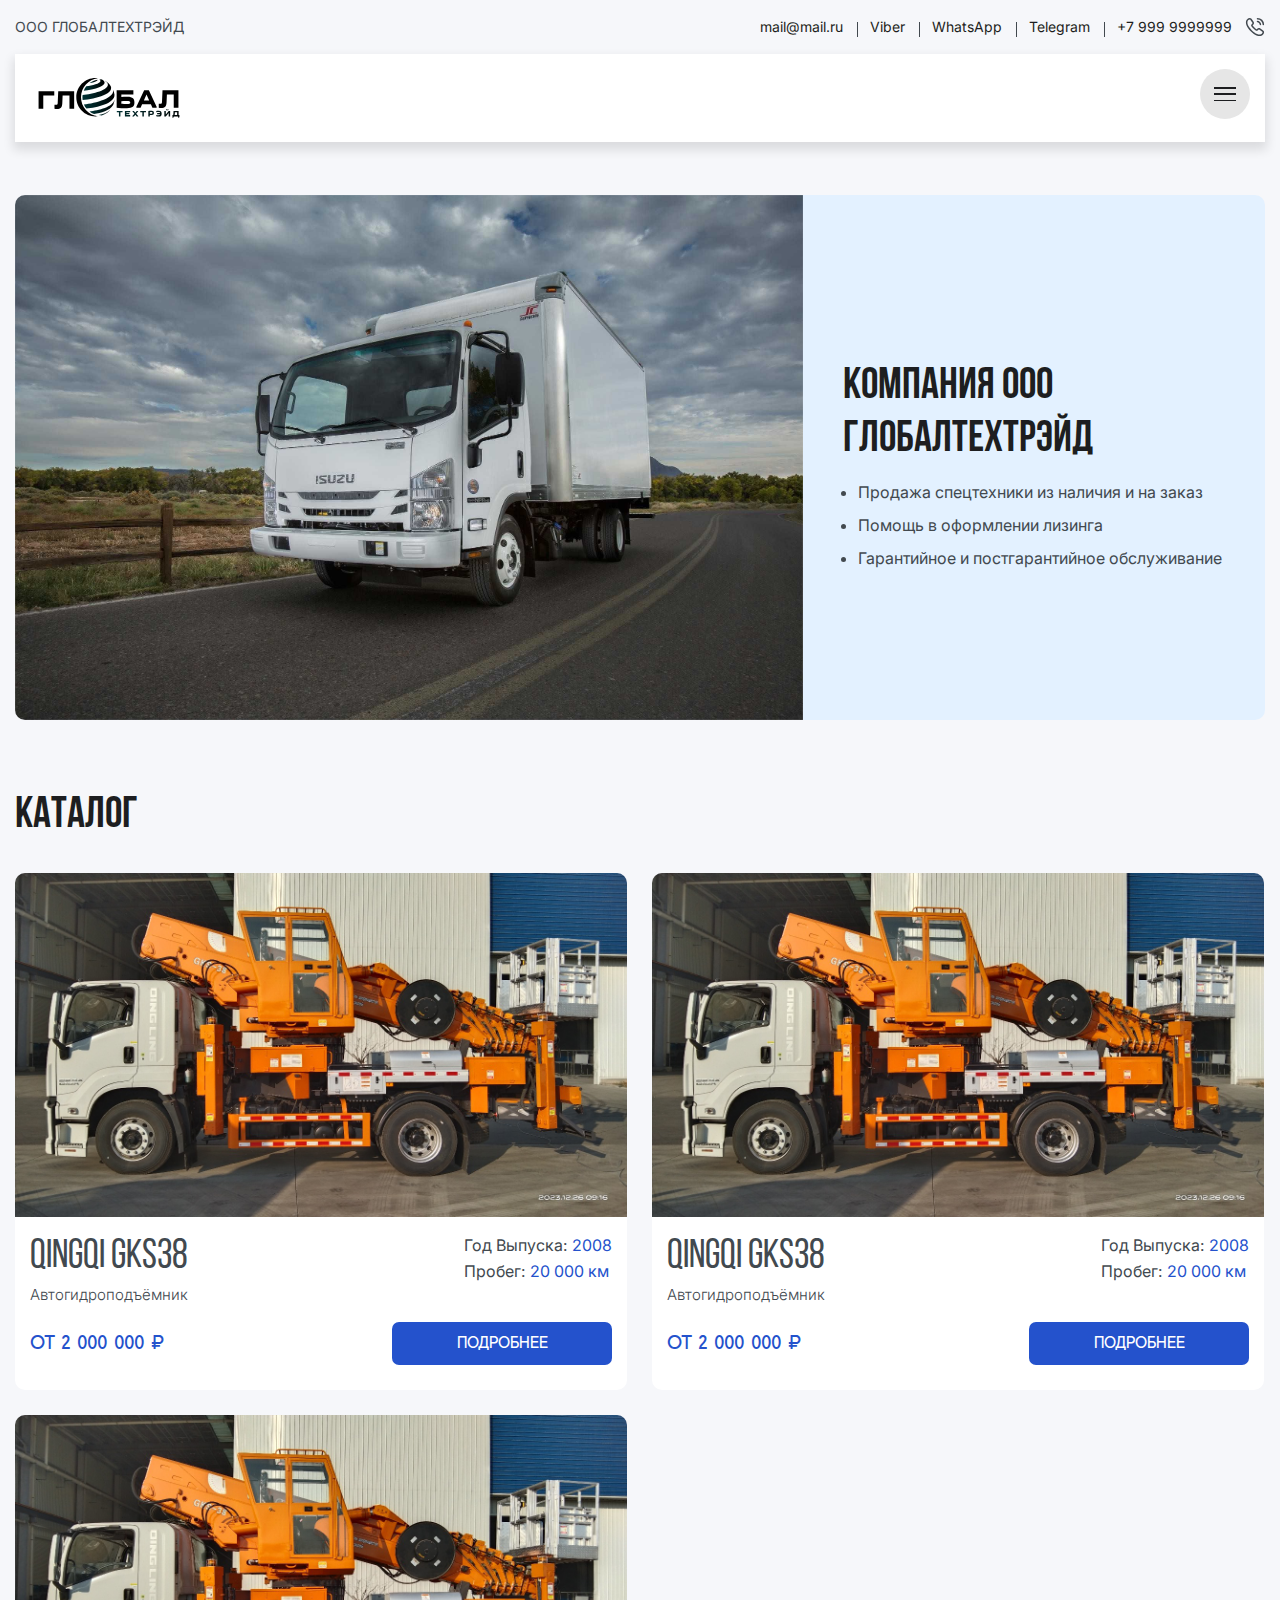
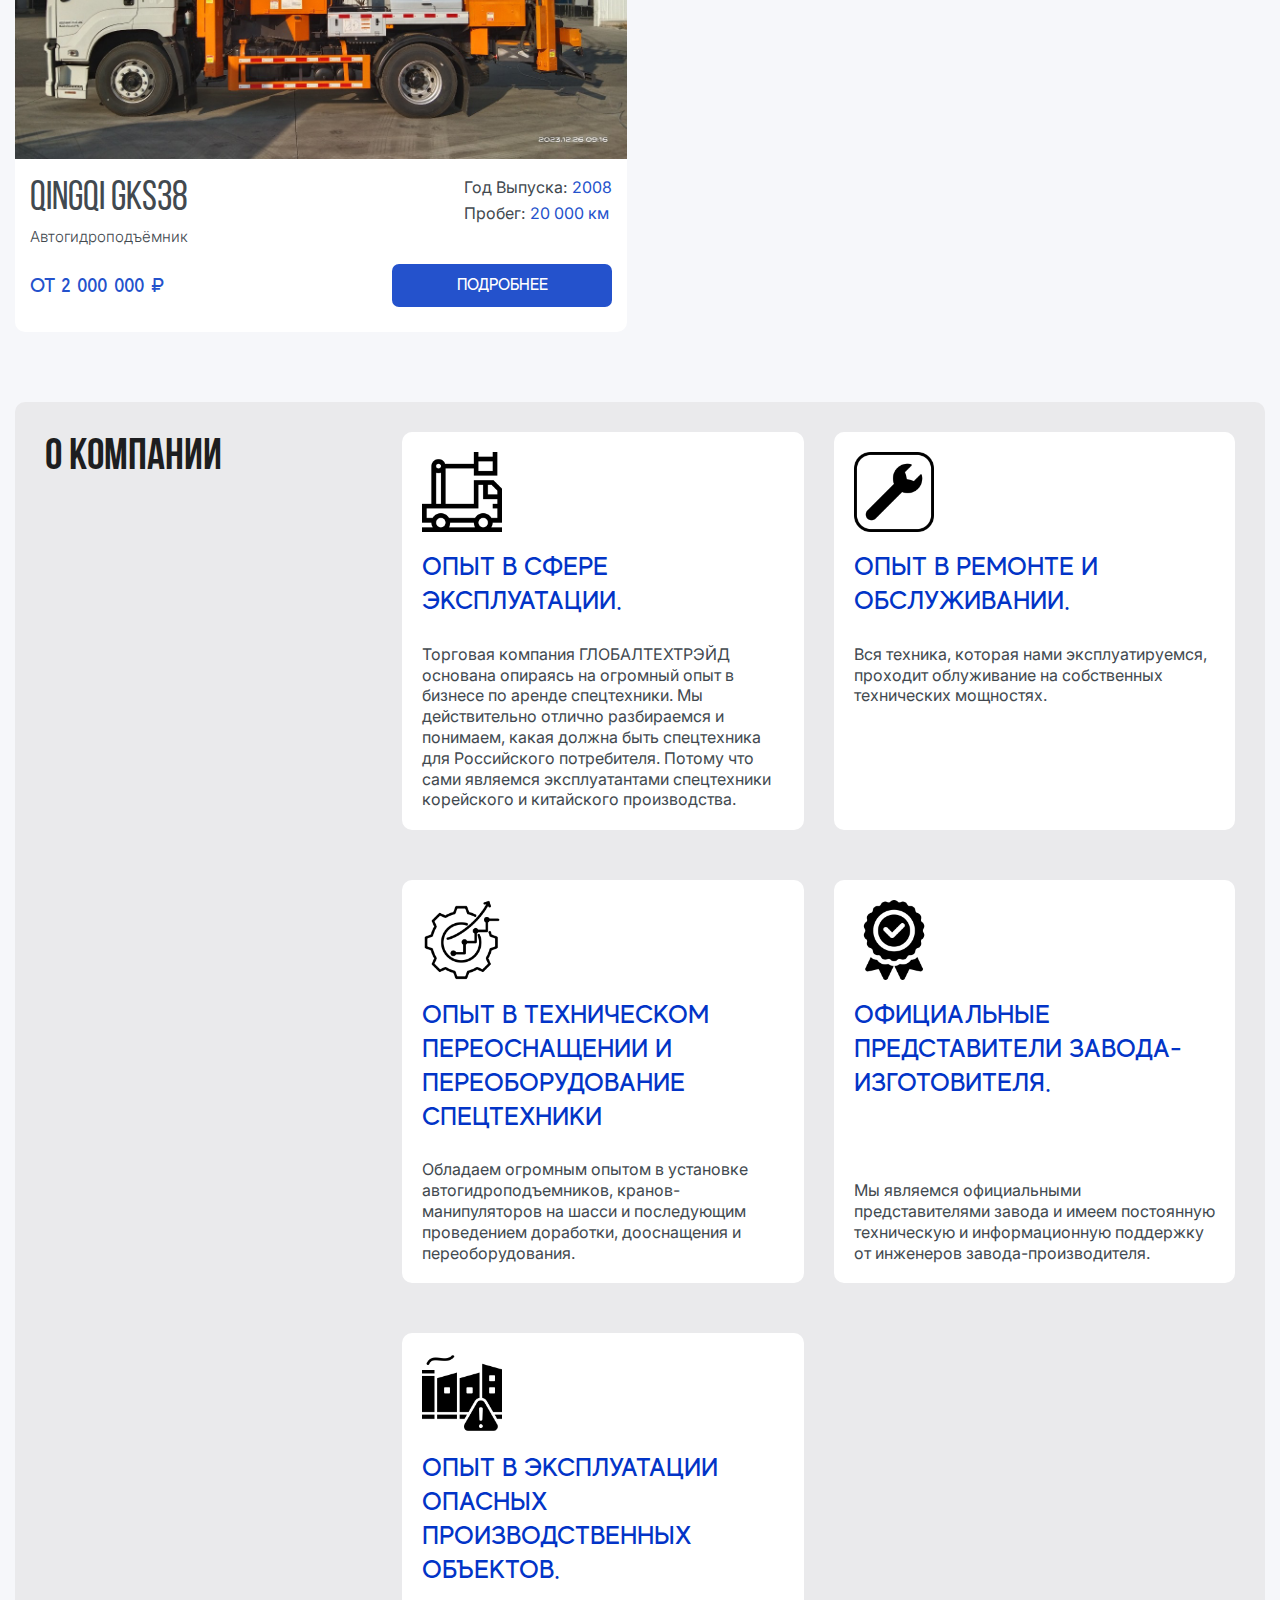
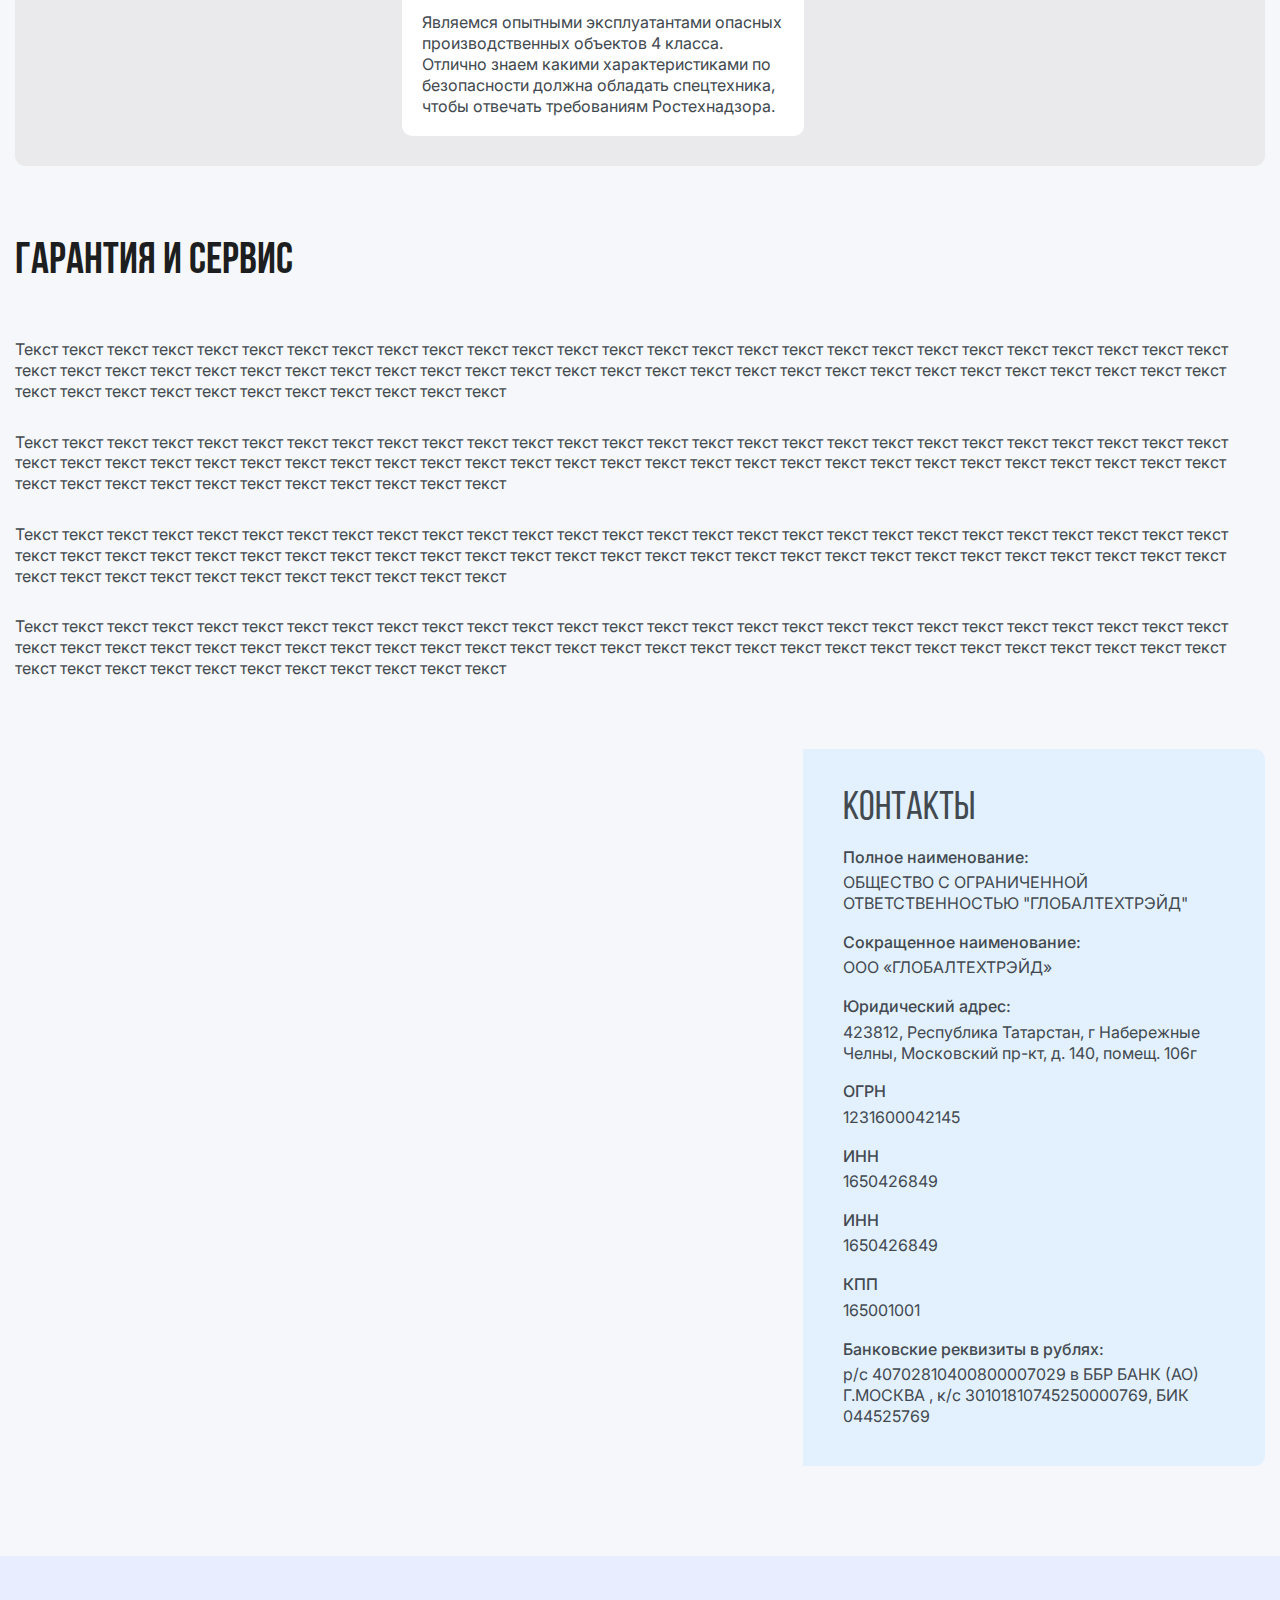
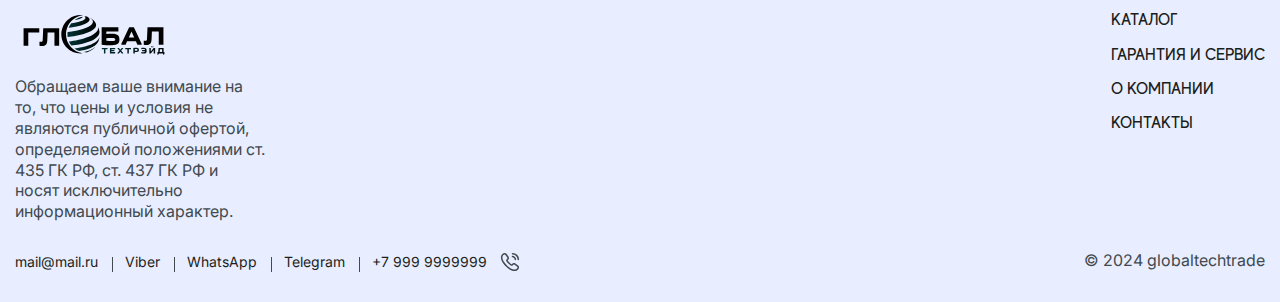
<file: index.html>
<!DOCTYPE html>
<html lang="ru">
  <head>
    <meta charset="UTF-8" />
    <meta name="viewport" content="width=device-width, initial-scale=1.0, user-scalable=no" />
    <title>ГЛОБАЛТЕХТРЭЙД</title>
    <link rel="icon" href="img/favicon.ai" />
    <link rel="stylesheet" href="css/style.css" />
    <script defer src="js/header.js"></script>
  </head>
  <body>
    <div class="wrapper">
      <header class="header">
        <div class="header__container">
          <div class="header__top top-header">
            <div class="top-header__left">
              <div class="top-header__text _dop-text">
                <span>ООО ГЛОБАЛТЕХТРЭЙД</span>
              </div>
            </div>
            <nav class="top-header__menu">
              <ul class="top-header__list">
                <li class="top-header__item">
                  <a href="" class="top-header__link _dop-text">mail@mail.ru</a>
                </li>
                <li class="top-header__item">
                  <a href="" class="top-header__link _dop-text">Viber</a>
                </li>
                <li class="top-header__item">
                  <a href="" class="top-header__link _dop-text">WhatsApp</a>
                </li>
                <li class="top-header__item">
                  <a href="" class="top-header__link _dop-text">Telegram</a>
                </li>
                <li class="top-header__item">
                  <a href="" class="top-header__link _dop-text">
                    <span>+7 999 9999999</span>
                    <svg
                      width="20.000000"
                      height="20.000000"
                      viewBox="0 0 20 20"
                      fill="none"
                      xmlns="http://www.w3.org/2000/svg"
                      xmlns:xlink="http://www.w3.org/1999/xlink"
                    >
                      <path
                        d="M18.0996 16.1836C17.958 16.4844 17.7744 16.7695 17.5322 17.0352C17.124 17.4844 16.6748 17.8086 16.166 18.0195C15.666 18.2266 15.124 18.3359 14.541 18.3359C13.6914 18.3359 12.7822 18.1328 11.8242 17.7266C10.8662 17.3164 9.90723 16.7695 8.95801 16.0781C7.99902 15.375 7.09082 14.6016 6.22461 13.7422C5.36621 12.875 4.59082 11.9688 3.89941 11.0195C3.21582 10.0664 2.66602 9.11719 2.26562 8.17578C1.86621 7.22656 1.66602 6.31641 1.66602 5.45312C1.66602 4.88281 1.76562 4.34375 1.96582 3.84375C2.16602 3.33594 2.48242 2.86719 2.9248 2.45312C3.45801 1.92578 4.04102 1.66797 4.65723 1.66797C4.89062 1.66797 5.12402 1.71875 5.33301 1.81641C5.5498 1.91797 5.74121 2.06641 5.89062 2.28516L7.82422 5.00781C7.97461 5.21875 8.08301 5.41016 8.15723 5.59375C8.23242 5.76953 8.27441 5.94141 8.27441 6.10156C8.27441 6.30078 8.21582 6.5 8.09961 6.69141C7.99121 6.88281 7.83301 7.08594 7.63281 7.28516L6.99902 7.94141C6.90723 8.03516 6.86621 8.14453 6.86621 8.27734C6.86621 8.34375 6.87402 8.40234 6.89062 8.46875C6.93262 8.57812 6.98535 8.6875 7.04785 8.78906C7.20312 9.03906 7.43164 9.34375 7.73242 9.70312C8.10742 10.1328 8.50781 10.5781 8.94141 11.0195C9.39062 11.4609 9.82422 11.8672 10.2656 12.2422C10.6992 12.6094 11.0576 12.8594 11.3408 13.0078C11.3828 13.0273 11.4326 13.0508 11.4912 13.0781C11.5576 13.1016 11.624 13.1094 11.6992 13.1094C11.8408 13.1094 11.9492 13.0586 12.041 12.9688L12.6748 12.3438C12.8828 12.1328 13.083 11.9766 13.2744 11.875C13.4658 11.7578 13.6572 11.7031 13.8662 11.7031C14.0244 11.7031 14.1914 11.7344 14.374 11.8086C14.5576 11.8828 14.749 11.9922 14.958 12.1328L17.7158 14.0938C17.9326 14.2422 18.083 14.418 18.1748 14.625C18.2578 14.8359 18.3076 15.043 18.3076 15.2773C18.3076 15.5781 18.2412 15.8828 18.0996 16.1836Z"
                        stroke="#42494F"
                        stroke-opacity="1.000000"
                        stroke-width="1.500000"
                      />
                      <path
                        d="M15.417 7.50391C15.417 7.00391 15.0254 6.23438 14.4414 5.60938C13.9082 5.03516 13.2002 4.58594 12.5 4.58594"
                        stroke="#42494F"
                        stroke-opacity="1.000000"
                        stroke-width="1.500000"
                        stroke-linejoin="round"
                        stroke-linecap="round"
                      />
                      <path
                        d="M18.333 7.5C18.333 4.27734 15.7246 1.66797 12.5 1.66797"
                        stroke="#42494F"
                        stroke-opacity="1.000000"
                        stroke-width="1.500000"
                        stroke-linejoin="round"
                        stroke-linecap="round"
                      />
                      <g opacity="0.000000" />
                    </svg>
                  </a>
                </li>
              </ul>
            </nav>
          </div>
          <div class="body-header-fixed">
            <div class="header__body body-header">
              <div class="header__burger-wrapper">
                <div class="header__burger">
                  <span></span>
                  <span></span>
                  <span></span>
                </div>
              </div>

              <div class="header__mob-phone">
                <img src="img/menu/phone.svg" alt="phone" />
              </div>

              <div class="header-menu-mob">
                <!-- <div class="header-menu-mob__close">
                  <img src="img/menu/close.svg" alt="close" />
                </div> -->
                <ul class="top-header__list">
                  <li class="top-header__item">
                    <a href="" class="top-header__link _dop-text">mail@mail.ru</a>
                  </li>
                  <li class="top-header__item">
                    <a href="" class="top-header__link _dop-text">Viber</a>
                  </li>
                  <li class="top-header__item">
                    <a href="" class="top-header__link _dop-text">WhatsApp</a>
                  </li>
                  <li class="top-header__item">
                    <a href="" class="top-header__link _dop-text">Telegram</a>
                  </li>
                  <li class="top-header__item">
                    <a href="" class="top-header__link _dop-text accent">
                      <span>+7 999 99999999</span>
                      <svg
                        width="20.000000"
                        height="20.000000"
                        viewBox="0 0 20 20"
                        fill="none"
                        xmlns="http://www.w3.org/2000/svg"
                        xmlns:xlink="http://www.w3.org/1999/xlink"
                      >
                        <path
                          d="M18.0996 16.1836C17.958 16.4844 17.7744 16.7695 17.5322 17.0352C17.124 17.4844 16.6748 17.8086 16.166 18.0195C15.666 18.2266 15.124 18.3359 14.541 18.3359C13.6914 18.3359 12.7822 18.1328 11.8242 17.7266C10.8662 17.3164 9.90723 16.7695 8.95801 16.0781C7.99902 15.375 7.09082 14.6016 6.22461 13.7422C5.36621 12.875 4.59082 11.9688 3.89941 11.0195C3.21582 10.0664 2.66602 9.11719 2.26562 8.17578C1.86621 7.22656 1.66602 6.31641 1.66602 5.45312C1.66602 4.88281 1.76562 4.34375 1.96582 3.84375C2.16602 3.33594 2.48242 2.86719 2.9248 2.45312C3.45801 1.92578 4.04102 1.66797 4.65723 1.66797C4.89062 1.66797 5.12402 1.71875 5.33301 1.81641C5.5498 1.91797 5.74121 2.06641 5.89062 2.28516L7.82422 5.00781C7.97461 5.21875 8.08301 5.41016 8.15723 5.59375C8.23242 5.76953 8.27441 5.94141 8.27441 6.10156C8.27441 6.30078 8.21582 6.5 8.09961 6.69141C7.99121 6.88281 7.83301 7.08594 7.63281 7.28516L6.99902 7.94141C6.90723 8.03516 6.86621 8.14453 6.86621 8.27734C6.86621 8.34375 6.87402 8.40234 6.89062 8.46875C6.93262 8.57812 6.98535 8.6875 7.04785 8.78906C7.20312 9.03906 7.43164 9.34375 7.73242 9.70312C8.10742 10.1328 8.50781 10.5781 8.94141 11.0195C9.39062 11.4609 9.82422 11.8672 10.2656 12.2422C10.6992 12.6094 11.0576 12.8594 11.3408 13.0078C11.3828 13.0273 11.4326 13.0508 11.4912 13.0781C11.5576 13.1016 11.624 13.1094 11.6992 13.1094C11.8408 13.1094 11.9492 13.0586 12.041 12.9688L12.6748 12.3438C12.8828 12.1328 13.083 11.9766 13.2744 11.875C13.4658 11.7578 13.6572 11.7031 13.8662 11.7031C14.0244 11.7031 14.1914 11.7344 14.374 11.8086C14.5576 11.8828 14.749 11.9922 14.958 12.1328L17.7158 14.0938C17.9326 14.2422 18.083 14.418 18.1748 14.625C18.2578 14.8359 18.3076 15.043 18.3076 15.2773C18.3076 15.5781 18.2412 15.8828 18.0996 16.1836Z"
                          stroke="#0234C7"
                          stroke-opacity="1.000000"
                          stroke-width="1.500000"
                        />
                        <path
                          d="M15.417 7.50391C15.417 7.00391 15.0254 6.23438 14.4414 5.60938C13.9082 5.03516 13.2002 4.58594 12.5 4.58594"
                          stroke="#0234C7"
                          stroke-opacity="1.000000"
                          stroke-width="1.500000"
                          stroke-linejoin="round"
                          stroke-linecap="round"
                        />
                        <path
                          d="M18.333 7.5C18.333 4.27734 15.7246 1.66797 12.5 1.66797"
                          stroke="#0234C7"
                          stroke-opacity="1.000000"
                          stroke-width="1.500000"
                          stroke-linejoin="round"
                          stroke-linecap="round"
                        />
                        <g opacity="0.000000" />
                      </svg>
                    </a>
                  </li>
                </ul>
              </div>

              <div class="body-header__wrapper">
                <a href="index.html" class="body-header__logo">
                  <img src="img/logo2.svg" alt="logo" />
                </a>

                <nav class="body-header__menu menu">
                  <div class="menu__body">
                    <ul class="menu__list">
                      <li class="menu__item">
                        <a href="#catalog" class="menu__link">Каталог</a>
                      </li>
                      <li class="menu__item">
                        <a href="#service" class="menu__link">Гарантия и сервис</a>
                      </li>
                      <li class="menu__item">
                        <a href="#about" class="menu__link">О компании</a>
                      </li>
                      <li class="menu__item">
                        <a href="#contacts" class="menu__link">Контакты</a>
                      </li>
                    </ul>
                  </div>
                </nav>
              </div>
            </div>
          </div>
          <nav class="mob-menu">
            <div class="mob-menu__body">
              <ul class="mob-menu__list">
                <li class="mob-menu__item">
                  <div class="accordion__item-fake">
                    <a href="#catalog" class="mob-menu__link">Каталог</a>
                  </div>
                </li>
                <li class="mob-menu__item">
                  <div class="accordion__item-fake">
                    <a href="#service" class="mob-menu__link">Гарантия и сервис</a>
                  </div>
                </li>
                <li class="mob-menu__item">
                  <div class="accordion__item-fake">
                    <a href="#about" class="mob-menu__link">О компании</a>
                  </div>
                </li>
                <li class="mob-menu__item">
                  <div class="accordion__item-fake">
                    <a href="#contacts" class="mob-menu__link">Контакты</a>
                  </div>
                </li>
              </ul>
            </div>
          </nav>
        </div>
      </header>
      <main class="page">
        <section class="intro">
          <div class="intro__container">
            <div class="intro__left">
              <img src="img/main/1.jpg" alt="bg" />
            </div>
            <div class="intro__right">
              <h1 class="intro__title _h2">Компания ООО ГЛОБАЛТЕХТРЭЙД</h1>
              <nav>
                <ul class="intro__nav">
                  <li class="_par">Продажа спецтехники из наличия и на заказ</li>
                  <li class="_par">Помощь в оформлении лизинга</li>
                  <li class="_par">Гарантийное и постгарантийное обслуживание</li>
                </ul>
              </nav>
            </div>
          </div>
        </section>
        <section id="catalog" class="catalog">
          <div class="catalog__container">
            <h2 class="catalog__title _h2">Каталог</h2>
            <div class="catalog__body">
              <article class="catalog__item">
                <div class="catalog__top">
                  <div class="catalog__image">
                    <img src="img/catalog/1/2.jpeg" alt="car" />
                  </div>
                </div>
                <div class="catalog__content">
                  <div class="catalog__top">
                    <div>
                      <h3 class="catalog__name">QINGQI GKS38</h3>
                      <p class="catalog__type">Aвтогидроподъёмник</p>
                    </div>
                    <div class="catalog__values">
                      <div class="catalog__value">
                        <p>Год Выпуска:</p>
                        <span>2008</span>
                      </div>
                      <div class="catalog__value">
                        <p>Пробег:</p>
                        <span>20 000 км</span>
                      </div>
                    </div>
                  </div>

                  <div class="catalog__bottom">
                    <div class="catalog__price">От 2 000 000 ₽</div>
                    <a href="product1.html" class="catalog__button _btn">подробнее</a>
                  </div>
                </div>
              </article>
              <article class="catalog__item">
                <div class="catalog__top">
                  <div class="catalog__image">
                    <img src="img/catalog/1/2.jpeg" alt="car" />
                  </div>
                </div>
                <div class="catalog__content">
                  <div class="catalog__top">
                    <div>
                      <h3 class="catalog__name">QINGQI GKS38</h3>
                      <p class="catalog__type">Aвтогидроподъёмник</p>
                    </div>
                    <div class="catalog__values">
                      <div class="catalog__value">
                        <p>Год Выпуска:</p>
                        <span>2008</span>
                      </div>
                      <div class="catalog__value">
                        <p>Пробег:</p>
                        <span>20 000 км</span>
                      </div>
                    </div>
                  </div>

                  <div class="catalog__bottom">
                    <div class="catalog__price">От 2 000 000 ₽</div>
                    <a href="product2.html" class="catalog__button _btn">подробнее</a>
                  </div>
                </div>
              </article>
              <article class="catalog__item">
                <div class="catalog__top">
                  <div class="catalog__image">
                    <img src="img/catalog/1/2.jpeg" alt="car" />
                  </div>
                </div>
                <div class="catalog__content">
                  <div class="catalog__top">
                    <div>
                      <h3 class="catalog__name">QINGQI GKS38</h3>
                      <p class="catalog__type">Aвтогидроподъёмник</p>
                    </div>
                    <div class="catalog__values">
                      <div class="catalog__value">
                        <p>Год Выпуска:</p>
                        <span>2008</span>
                      </div>
                      <div class="catalog__value">
                        <p>Пробег:</p>
                        <span>20 000 км</span>
                      </div>
                    </div>
                  </div>

                  <div class="catalog__bottom">
                    <div class="catalog__price">От 2 000 000 ₽</div>
                    <a href="product3.html" class="catalog__button _btn">подробнее</a>
                  </div>
                </div>
              </article>
            </div>
          </div>
        </section>
        <section id="about" class="about">
          <div class="about__container">
            <div class="about__wrapper">
              <div class="about__left">
                <h2 class="about__title _h2">О компании</h2>
              </div>
              <div class="about__body">
                <article class="about__item">
                  <div class="about__icon">
                    <img src="img/about/1.png" alt="about-icon" />
                  </div>
                  <h3 class="about__name _h4">Опыт в сфере эксплуатации.</h3>
                  <p class="about__description _par">
                    Торговая компания ГЛОБАЛТЕХТРЭЙД основана опираясь на огромный опыт в бизнесе по
                    аренде спецтехники. Мы действительно отлично разбираемся и понимаем, какая
                    должна быть спецтехника для Российского потребителя. Потому что сами являемся
                    эксплуатантами спецтехники корейского и китайского производства.
                  </p>
                </article>
                <article class="about__item">
                  <div class="about__icon">
                    <img src="img/about/2.png" alt="about-icon" />
                  </div>
                  <h3 class="about__name _h4">Опыт в ремонте и обслуживании.</h3>
                  <p class="about__description _par">
                    Вся техника, которая нами эксплуатируемся, проходит облуживание на собственных
                    технических мощностях.
                  </p>
                </article>
                <article class="about__item">
                  <div class="about__icon">
                    <img src="img/about/3.png" alt="about-icon" />
                  </div>
                  <h3 class="about__name _h4">
                    Опыт в техническом переоснащении и переоборудование спецтехники
                  </h3>
                  <p class="about__description _par">
                    Обладаем огромным опытом в установке автогидроподъемников, кранов-манипуляторов
                    на шасси и последующим проведением доработки, дооснащения и переоборудования.
                  </p>
                </article>
                <article class="about__item about__item_m">
                  <div class="about__icon">
                    <img src="img/about/4.png" alt="about-icon" />
                  </div>
                  <h3 class="about__name _h4">Официальные представители завода-изготовителя.</h3>
                  <p class="about__description _par">
                    Мы являемся официальными представителями завода и имеем постоянную техническую и
                    информационную поддержку от инженеров завода-производителя.
                  </p>
                </article>
                <article class="about__item">
                  <div class="about__icon">
                    <img src="img/about/5.png" alt="about-icon" />
                  </div>
                  <h3 class="about__name _h4">
                    Опыт в эксплуатации опасных производственных объектов.
                  </h3>
                  <p class="about__description _par">
                    Являемся опытными эксплуатантами опасных производственных объектов 4 класса.
                    Отлично знаем какими характеристиками по безопасности должна обладать
                    спецтехника, чтобы отвечать требованиям Ростехнадзора.
                  </p>
                </article>
              </div>
            </div>
          </div>
        </section>
        <section id="service" class="service">
          <div class="service__container">
            <h2 class="service__title _h2">Гарантия и сервис</h2>
            <div class="service__body _par">
              <p>
                Текст текст текст текст текст текст текст текст текст текст текст текст текст текст
                текст текст текст текст текст текст текст текст текст текст текст текст текст текст
                текст текст текст текст текст текст текст текст текст текст текст текст текст текст
                текст текст текст текст текст текст текст текст текст текст текст текст текст текст
                текст текст текст текст текст текст текст текст текст
              </p>
              <p>
                Текст текст текст текст текст текст текст текст текст текст текст текст текст текст
                текст текст текст текст текст текст текст текст текст текст текст текст текст текст
                текст текст текст текст текст текст текст текст текст текст текст текст текст текст
                текст текст текст текст текст текст текст текст текст текст текст текст текст текст
                текст текст текст текст текст текст текст текст текст
              </p>
              <p>
                Текст текст текст текст текст текст текст текст текст текст текст текст текст текст
                текст текст текст текст текст текст текст текст текст текст текст текст текст текст
                текст текст текст текст текст текст текст текст текст текст текст текст текст текст
                текст текст текст текст текст текст текст текст текст текст текст текст текст текст
                текст текст текст текст текст текст текст текст текст
              </p>
              <p>
                Текст текст текст текст текст текст текст текст текст текст текст текст текст текст
                текст текст текст текст текст текст текст текст текст текст текст текст текст текст
                текст текст текст текст текст текст текст текст текст текст текст текст текст текст
                текст текст текст текст текст текст текст текст текст текст текст текст текст текст
                текст текст текст текст текст текст текст текст текст
              </p>
            </div>
          </div>
        </section>
        <section id="contacts" class="contacts">
          <div class="contacts__container">
            <div class="contacts__left">
              <div class="contacts__wrapper">
                <div class="contacts__map" id="map"></div>
              </div>
            </div>
            <div class="contacts__right">
              <div class="contacts__content">
                <div class="contacts__title _h3">Контакты</div>
                <div class="contacts__body">
                  <article class="contacts__values">
                    <h5 class="contacts__name">Полное наименование:</h5>
                    <p class="contacts__value">
                      ОБЩЕСТВО С ОГРАНИЧЕННОЙ ОТВЕТСТВЕННОСТЬЮ "ГЛОБАЛТЕХТРЭЙД"
                    </p>
                  </article>
                  <article class="contacts__values">
                    <h5 class="contacts__name">Сокращенное наименование:</h5>
                    <p class="contacts__value">ООО «ГЛОБАЛТЕХТРЭЙД»</p>
                  </article>
                  <article class="contacts__values">
                    <h5 class="contacts__name">Юридический адрес:</h5>
                    <p class="contacts__value">
                      423812, Республика Татарстан, г Набережные Челны, Московский пр-кт, д. 140,
                      помещ. 106г
                    </p>
                  </article>
                  <article class="contacts__values">
                    <h5 class="contacts__name">ОГРН</h5>
                    <p class="contacts__value">1231600042145</p>
                  </article>
                  <article class="contacts__values">
                    <h5 class="contacts__name">ИНН</h5>
                    <p class="contacts__value">1650426849</p>
                  </article>
                  <article class="contacts__values">
                    <h5 class="contacts__name">ИНН</h5>
                    <p class="contacts__value">1650426849</p>
                  </article>
                  <article class="contacts__values">
                    <h5 class="contacts__name">КПП</h5>
                    <p class="contacts__value">165001001</p>
                  </article>
                  <article class="contacts__values">
                    <h5 class="contacts__name">Банковские реквизиты в рублях:</h5>
                    <p class="contacts__value">
                      р/с 40702810400800007029 в ББР БАНК (АО) Г.МОСКВА , к/с 30101810745250000769,
                      БИК 044525769
                    </p>
                  </article>
                </div>
              </div>
            </div>
          </div>
        </section>
      </main>
      <footer class="footer">
        <div class="footer__container">
          <div class="footer__top">
            <div class="footer__column">
              <a href="/" class="footer__logo">
                <img src="img/logo2.svg" alt="logo" />
              </a>
              <p class="footer__text _par">
                Обращаем ваше внимание на то, что цены и условия не являются публичной офертой,
                определяемой положениями ст. 435 ГК РФ, ст. 437 ГК РФ и носят исключительно
                информационный характер.
              </p>
            </div>
            <div class="footer__column">
              <nav class="footer__menu">
                <ul class="footer__list">
                  <li class="footer__item">
                    <a class="footer__link" href="#catalog">Каталог</a>
                  </li>
                  <li class="footer__item">
                    <a class="footer__link" href="#about">Гарантия и сервис</a>
                  </li>
                  <li class="footer__item">
                    <a class="footer__link" href="#service">О компании </a>
                  </li>
                  <li class="footer__item">
                    <a class="footer__link" href="#contacts">Контакты</a>
                  </li>
                </ul>
              </nav>
            </div>
          </div>
          <div class="footer__bottom">
            <nav class="top-header__menu">
              <ul class="top-header__list">
                <li class="top-header__item">
                  <a href="" class="top-header__link _dop-text">mail@mail.ru</a>
                </li>
                <li class="top-header__item">
                  <a href="" class="top-header__link _dop-text">Viber</a>
                </li>
                <li class="top-header__item">
                  <a href="" class="top-header__link _dop-text">WhatsApp</a>
                </li>
                <li class="top-header__item">
                  <a href="" class="top-header__link _dop-text">Telegram</a>
                </li>
                <li class="top-header__item">
                  <a href="" class="top-header__link _dop-text">
                    <span>+7 999 9999999</span>
                    <svg
                      width="20.000000"
                      height="20.000000"
                      viewBox="0 0 20 20"
                      fill="none"
                      xmlns="http://www.w3.org/2000/svg"
                      xmlns:xlink="http://www.w3.org/1999/xlink"
                    >
                      <path
                        d="M18.0996 16.1836C17.958 16.4844 17.7744 16.7695 17.5322 17.0352C17.124 17.4844 16.6748 17.8086 16.166 18.0195C15.666 18.2266 15.124 18.3359 14.541 18.3359C13.6914 18.3359 12.7822 18.1328 11.8242 17.7266C10.8662 17.3164 9.90723 16.7695 8.95801 16.0781C7.99902 15.375 7.09082 14.6016 6.22461 13.7422C5.36621 12.875 4.59082 11.9688 3.89941 11.0195C3.21582 10.0664 2.66602 9.11719 2.26562 8.17578C1.86621 7.22656 1.66602 6.31641 1.66602 5.45312C1.66602 4.88281 1.76562 4.34375 1.96582 3.84375C2.16602 3.33594 2.48242 2.86719 2.9248 2.45312C3.45801 1.92578 4.04102 1.66797 4.65723 1.66797C4.89062 1.66797 5.12402 1.71875 5.33301 1.81641C5.5498 1.91797 5.74121 2.06641 5.89062 2.28516L7.82422 5.00781C7.97461 5.21875 8.08301 5.41016 8.15723 5.59375C8.23242 5.76953 8.27441 5.94141 8.27441 6.10156C8.27441 6.30078 8.21582 6.5 8.09961 6.69141C7.99121 6.88281 7.83301 7.08594 7.63281 7.28516L6.99902 7.94141C6.90723 8.03516 6.86621 8.14453 6.86621 8.27734C6.86621 8.34375 6.87402 8.40234 6.89062 8.46875C6.93262 8.57812 6.98535 8.6875 7.04785 8.78906C7.20312 9.03906 7.43164 9.34375 7.73242 9.70312C8.10742 10.1328 8.50781 10.5781 8.94141 11.0195C9.39062 11.4609 9.82422 11.8672 10.2656 12.2422C10.6992 12.6094 11.0576 12.8594 11.3408 13.0078C11.3828 13.0273 11.4326 13.0508 11.4912 13.0781C11.5576 13.1016 11.624 13.1094 11.6992 13.1094C11.8408 13.1094 11.9492 13.0586 12.041 12.9688L12.6748 12.3438C12.8828 12.1328 13.083 11.9766 13.2744 11.875C13.4658 11.7578 13.6572 11.7031 13.8662 11.7031C14.0244 11.7031 14.1914 11.7344 14.374 11.8086C14.5576 11.8828 14.749 11.9922 14.958 12.1328L17.7158 14.0938C17.9326 14.2422 18.083 14.418 18.1748 14.625C18.2578 14.8359 18.3076 15.043 18.3076 15.2773C18.3076 15.5781 18.2412 15.8828 18.0996 16.1836Z"
                        stroke="#42494F"
                        stroke-opacity="1.000000"
                        stroke-width="1.500000"
                      />
                      <path
                        d="M15.417 7.50391C15.417 7.00391 15.0254 6.23438 14.4414 5.60938C13.9082 5.03516 13.2002 4.58594 12.5 4.58594"
                        stroke="#42494F"
                        stroke-opacity="1.000000"
                        stroke-width="1.500000"
                        stroke-linejoin="round"
                        stroke-linecap="round"
                      />
                      <path
                        d="M18.333 7.5C18.333 4.27734 15.7246 1.66797 12.5 1.66797"
                        stroke="#42494F"
                        stroke-opacity="1.000000"
                        stroke-width="1.500000"
                        stroke-linejoin="round"
                        stroke-linecap="round"
                      />
                      <g opacity="0.000000" />
                    </svg>
                  </a>
                </li>
              </ul>
            </nav>
            <div class="footer__copy">© 2024 globaltechtrade</div>
          </div>
        </div>
      </footer>
    </div>
    <script
      src="https://api-maps.yandex.ru/2.1/?apikey=1d78f38b-7c7e-4d74-8531-c414704d6626&lang=ru_RU"
      type="text/javascript"
    ></script>
    <script src="js/map.js"></script>
  </body>
</html>
</file>
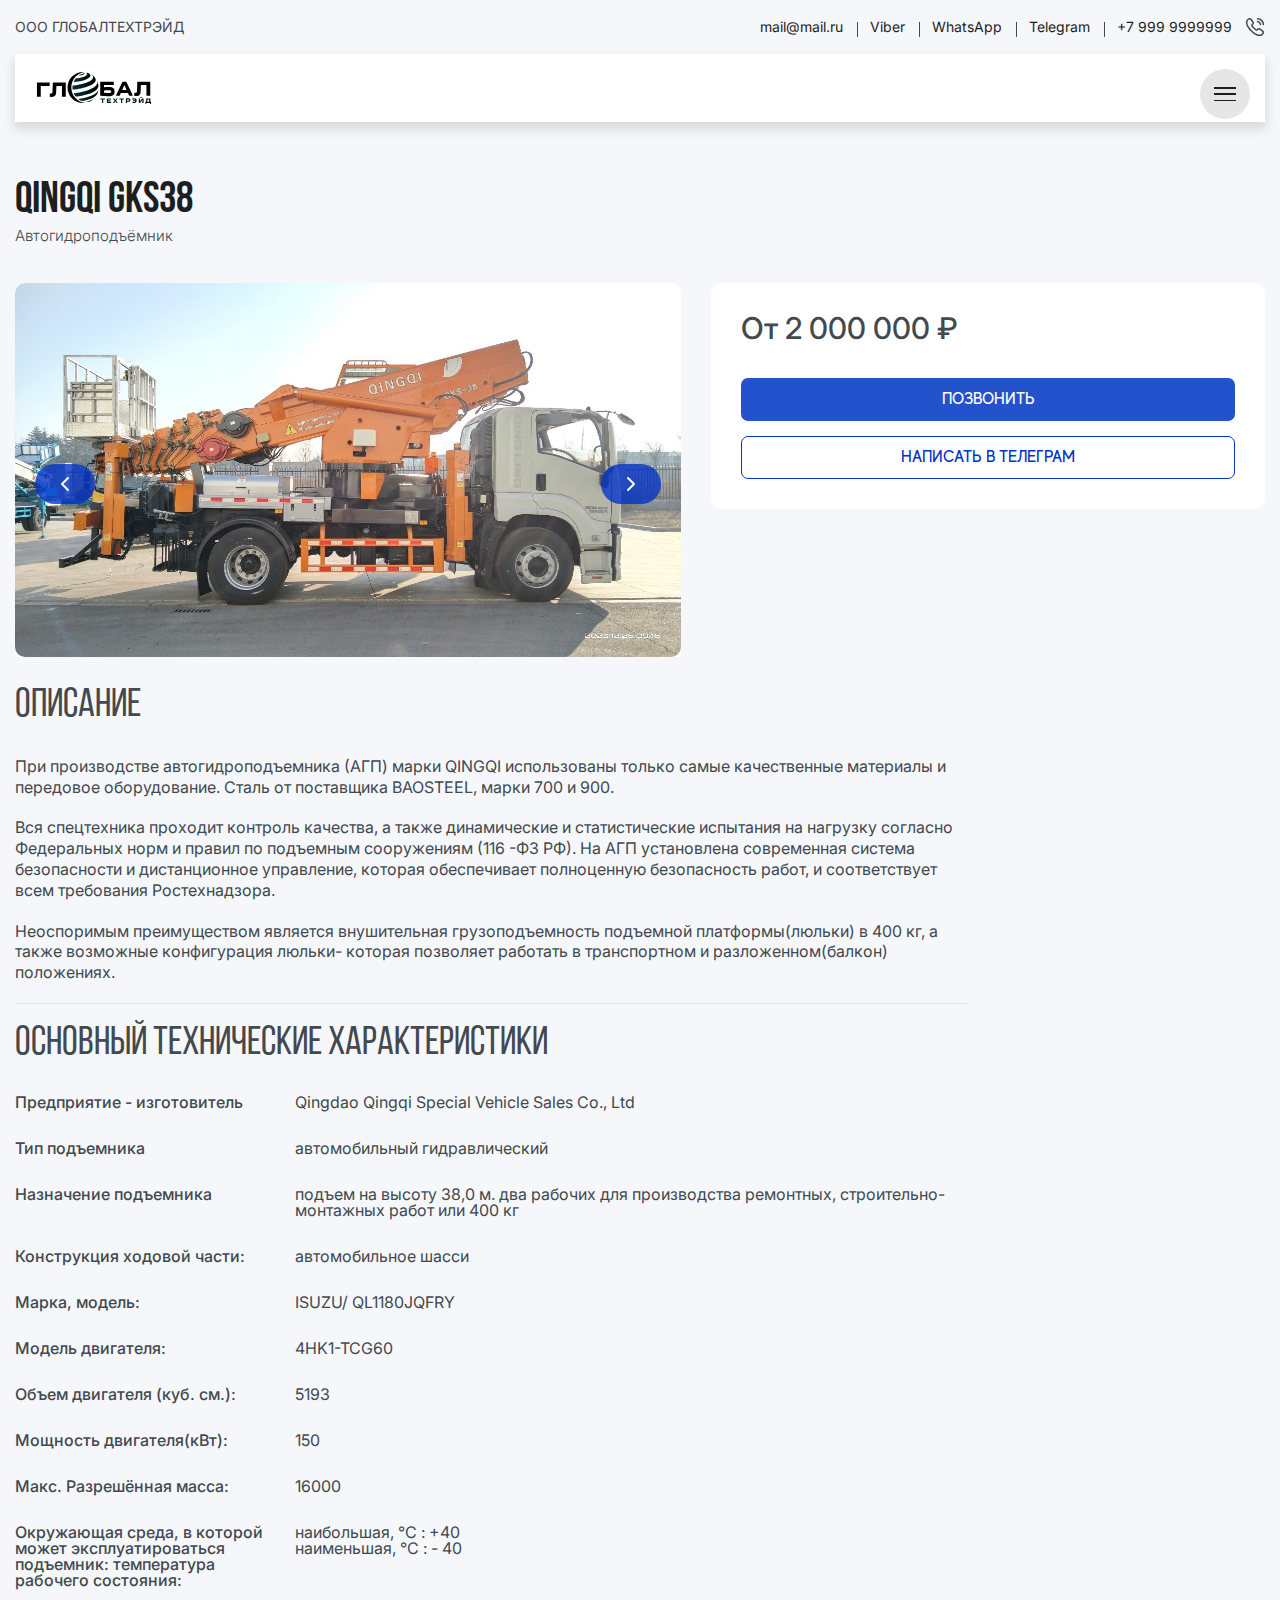
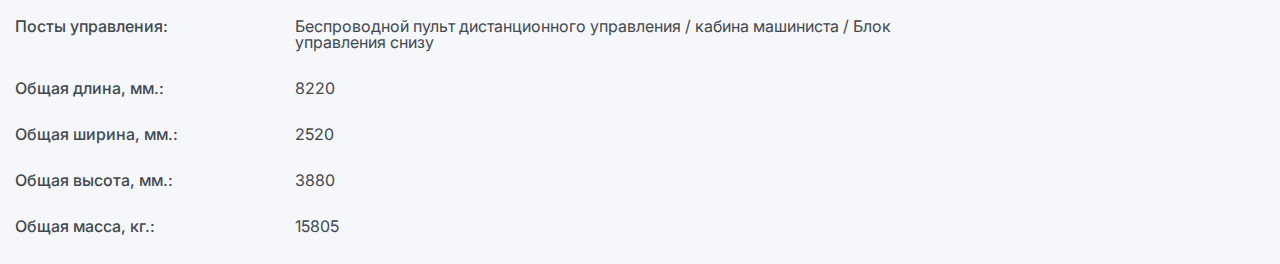
<file: product1.html>
<!DOCTYPE html>
<html lang="ru">
  <head>
    <meta charset="UTF-8" />
    <meta name="viewport" content="width=device-width, initial-scale=1.0, user-scalable=no" />
    <title>QINGQI GKS38</title>
    <link rel="stylesheet" href="css/style2.css" />
    <script defer src="https://cdn.jsdelivr.net/npm/swiper@11/swiper-bundle.min.js"></script>
    <script defer src="js/product.js"></script>
    <script defer src="js/header.js"></script>
  </head>
  <body>
    <div class="wrapper">
      <header class="header">
        <div class="header__container">
          <div class="header__top top-header">
            <div class="top-header__left">
              <div class="top-header__text _dop-text">
                <span>ООО ГЛОБАЛТЕХТРЭЙД</span>
              </div>
            </div>
            <nav class="top-header__menu">
              <ul class="top-header__list">
                <li class="top-header__item">
                  <a href="" class="top-header__link _dop-text">mail@mail.ru</a>
                </li>
                <li class="top-header__item">
                  <a href="" class="top-header__link _dop-text">Viber</a>
                </li>
                <li class="top-header__item">
                  <a href="" class="top-header__link _dop-text">WhatsApp</a>
                </li>
                <li class="top-header__item">
                  <a href="" class="top-header__link _dop-text">Telegram</a>
                </li>
                <li class="top-header__item">
                  <a href="" class="top-header__link _dop-text">
                    <span>+7 999 9999999</span>
                    <svg
                      width="20.000000"
                      height="20.000000"
                      viewBox="0 0 20 20"
                      fill="none"
                      xmlns="http://www.w3.org/2000/svg"
                      xmlns:xlink="http://www.w3.org/1999/xlink"
                    >
                      <path
                        d="M18.0996 16.1836C17.958 16.4844 17.7744 16.7695 17.5322 17.0352C17.124 17.4844 16.6748 17.8086 16.166 18.0195C15.666 18.2266 15.124 18.3359 14.541 18.3359C13.6914 18.3359 12.7822 18.1328 11.8242 17.7266C10.8662 17.3164 9.90723 16.7695 8.95801 16.0781C7.99902 15.375 7.09082 14.6016 6.22461 13.7422C5.36621 12.875 4.59082 11.9688 3.89941 11.0195C3.21582 10.0664 2.66602 9.11719 2.26562 8.17578C1.86621 7.22656 1.66602 6.31641 1.66602 5.45312C1.66602 4.88281 1.76562 4.34375 1.96582 3.84375C2.16602 3.33594 2.48242 2.86719 2.9248 2.45312C3.45801 1.92578 4.04102 1.66797 4.65723 1.66797C4.89062 1.66797 5.12402 1.71875 5.33301 1.81641C5.5498 1.91797 5.74121 2.06641 5.89062 2.28516L7.82422 5.00781C7.97461 5.21875 8.08301 5.41016 8.15723 5.59375C8.23242 5.76953 8.27441 5.94141 8.27441 6.10156C8.27441 6.30078 8.21582 6.5 8.09961 6.69141C7.99121 6.88281 7.83301 7.08594 7.63281 7.28516L6.99902 7.94141C6.90723 8.03516 6.86621 8.14453 6.86621 8.27734C6.86621 8.34375 6.87402 8.40234 6.89062 8.46875C6.93262 8.57812 6.98535 8.6875 7.04785 8.78906C7.20312 9.03906 7.43164 9.34375 7.73242 9.70312C8.10742 10.1328 8.50781 10.5781 8.94141 11.0195C9.39062 11.4609 9.82422 11.8672 10.2656 12.2422C10.6992 12.6094 11.0576 12.8594 11.3408 13.0078C11.3828 13.0273 11.4326 13.0508 11.4912 13.0781C11.5576 13.1016 11.624 13.1094 11.6992 13.1094C11.8408 13.1094 11.9492 13.0586 12.041 12.9688L12.6748 12.3438C12.8828 12.1328 13.083 11.9766 13.2744 11.875C13.4658 11.7578 13.6572 11.7031 13.8662 11.7031C14.0244 11.7031 14.1914 11.7344 14.374 11.8086C14.5576 11.8828 14.749 11.9922 14.958 12.1328L17.7158 14.0938C17.9326 14.2422 18.083 14.418 18.1748 14.625C18.2578 14.8359 18.3076 15.043 18.3076 15.2773C18.3076 15.5781 18.2412 15.8828 18.0996 16.1836Z"
                        stroke="#42494F"
                        stroke-opacity="1.000000"
                        stroke-width="1.500000"
                      />
                      <path
                        d="M15.417 7.50391C15.417 7.00391 15.0254 6.23438 14.4414 5.60938C13.9082 5.03516 13.2002 4.58594 12.5 4.58594"
                        stroke="#42494F"
                        stroke-opacity="1.000000"
                        stroke-width="1.500000"
                        stroke-linejoin="round"
                        stroke-linecap="round"
                      />
                      <path
                        d="M18.333 7.5C18.333 4.27734 15.7246 1.66797 12.5 1.66797"
                        stroke="#42494F"
                        stroke-opacity="1.000000"
                        stroke-width="1.500000"
                        stroke-linejoin="round"
                        stroke-linecap="round"
                      />
                      <g opacity="0.000000" />
                    </svg>
                  </a>
                </li>
              </ul>
            </nav>
          </div>
          <div class="body-header-fixed">
            <div class="header__body body-header">
              <div class="header__burger-wrapper">
                <div class="header__burger">
                  <span></span>
                  <span></span>
                  <span></span>
                </div>
              </div>

              <div class="header__mob-phone">
                <img src="img/menu/phone.svg" alt="phone" />
              </div>

              <div class="header-menu-mob">
                <!-- <div class="header-menu-mob__close">
                  <img src="img/menu/close.svg" alt="close" />
                </div> -->
                <ul class="top-header__list">
                  <li class="top-header__item">
                    <a href="" class="top-header__link _dop-text">mail@mail.ru</a>
                  </li>
                  <li class="top-header__item">
                    <a href="" class="top-header__link _dop-text">Viber</a>
                  </li>
                  <li class="top-header__item">
                    <a href="" class="top-header__link _dop-text">WhatsApp</a>
                  </li>
                  <li class="top-header__item">
                    <a href="" class="top-header__link _dop-text">Telegram</a>
                  </li>
                  <li class="top-header__item">
                    <a href="" class="top-header__link _dop-text accent">
                      <span>+7 999 99999999</span>
                      <svg
                        width="20.000000"
                        height="20.000000"
                        viewBox="0 0 20 20"
                        fill="none"
                        xmlns="http://www.w3.org/2000/svg"
                        xmlns:xlink="http://www.w3.org/1999/xlink"
                      >
                        <path
                          d="M18.0996 16.1836C17.958 16.4844 17.7744 16.7695 17.5322 17.0352C17.124 17.4844 16.6748 17.8086 16.166 18.0195C15.666 18.2266 15.124 18.3359 14.541 18.3359C13.6914 18.3359 12.7822 18.1328 11.8242 17.7266C10.8662 17.3164 9.90723 16.7695 8.95801 16.0781C7.99902 15.375 7.09082 14.6016 6.22461 13.7422C5.36621 12.875 4.59082 11.9688 3.89941 11.0195C3.21582 10.0664 2.66602 9.11719 2.26562 8.17578C1.86621 7.22656 1.66602 6.31641 1.66602 5.45312C1.66602 4.88281 1.76562 4.34375 1.96582 3.84375C2.16602 3.33594 2.48242 2.86719 2.9248 2.45312C3.45801 1.92578 4.04102 1.66797 4.65723 1.66797C4.89062 1.66797 5.12402 1.71875 5.33301 1.81641C5.5498 1.91797 5.74121 2.06641 5.89062 2.28516L7.82422 5.00781C7.97461 5.21875 8.08301 5.41016 8.15723 5.59375C8.23242 5.76953 8.27441 5.94141 8.27441 6.10156C8.27441 6.30078 8.21582 6.5 8.09961 6.69141C7.99121 6.88281 7.83301 7.08594 7.63281 7.28516L6.99902 7.94141C6.90723 8.03516 6.86621 8.14453 6.86621 8.27734C6.86621 8.34375 6.87402 8.40234 6.89062 8.46875C6.93262 8.57812 6.98535 8.6875 7.04785 8.78906C7.20312 9.03906 7.43164 9.34375 7.73242 9.70312C8.10742 10.1328 8.50781 10.5781 8.94141 11.0195C9.39062 11.4609 9.82422 11.8672 10.2656 12.2422C10.6992 12.6094 11.0576 12.8594 11.3408 13.0078C11.3828 13.0273 11.4326 13.0508 11.4912 13.0781C11.5576 13.1016 11.624 13.1094 11.6992 13.1094C11.8408 13.1094 11.9492 13.0586 12.041 12.9688L12.6748 12.3438C12.8828 12.1328 13.083 11.9766 13.2744 11.875C13.4658 11.7578 13.6572 11.7031 13.8662 11.7031C14.0244 11.7031 14.1914 11.7344 14.374 11.8086C14.5576 11.8828 14.749 11.9922 14.958 12.1328L17.7158 14.0938C17.9326 14.2422 18.083 14.418 18.1748 14.625C18.2578 14.8359 18.3076 15.043 18.3076 15.2773C18.3076 15.5781 18.2412 15.8828 18.0996 16.1836Z"
                          stroke="#0234C7"
                          stroke-opacity="1.000000"
                          stroke-width="1.500000"
                        />
                        <path
                          d="M15.417 7.50391C15.417 7.00391 15.0254 6.23438 14.4414 5.60938C13.9082 5.03516 13.2002 4.58594 12.5 4.58594"
                          stroke="#0234C7"
                          stroke-opacity="1.000000"
                          stroke-width="1.500000"
                          stroke-linejoin="round"
                          stroke-linecap="round"
                        />
                        <path
                          d="M18.333 7.5C18.333 4.27734 15.7246 1.66797 12.5 1.66797"
                          stroke="#0234C7"
                          stroke-opacity="1.000000"
                          stroke-width="1.500000"
                          stroke-linejoin="round"
                          stroke-linecap="round"
                        />
                        <g opacity="0.000000" />
                      </svg>
                    </a>
                  </li>
                </ul>
              </div>

              <div class="body-header__wrapper">
                <a href="index.html" class="body-header__logo">
                  <img src="img/logo2.svg" alt="logo" />
                </a>
                <nav class="body-header__menu menu">
                  <div class="menu__body">
                    <ul class="menu__list">
                      <li class="menu__item">
                        <a href="/index.html" class="menu__link">Главная</a>
                      </li>
                      <li class="menu__item">
                        <a href="#catalog" class="menu__link">Каталог</a>
                      </li>
                      <li class="menu__item">
                        <a href="" class="menu__link">Гарантия и сервис</a>
                      </li>
                      <li class="menu__item">
                        <a href="#about" class="menu__link">О компании</a>
                      </li>
                      <li class="menu__item">
                        <a href="" class="menu__link">Контакты</a>
                      </li>
                    </ul>
                  </div>
                </nav>
              </div>
            </div>
          </div>
          <nav class="mob-menu">
            <div class="mob-menu__body">
              <ul class="mob-menu__list">
                <li class="mob-menu__item">
                  <div class="accordion__item-fake">
                    <a href="#catalog" class="mob-menu__link">Каталог</a>
                  </div>
                </li>
                <li class="mob-menu__item">
                  <div class="accordion__item-fake">
                    <a href="" class="mob-menu__link">Гарантия и сервис</a>
                  </div>
                </li>
                <li class="mob-menu__item">
                  <div class="accordion__item-fake">
                    <a href="#about" class="mob-menu__link">О компании</a>
                  </div>
                </li>
                <li class="mob-menu__item">
                  <div class="accordion__item-fake">
                    <a href="" class="mob-menu__link">Контакты</a>
                  </div>
                </li>
              </ul>
            </div>
          </nav>
        </div>
      </header>
      <main class="page">
        <section class="product">
          <div class="product__container">
            <h2 class="product__title _h2">QINGQI GKS38</h2>
            <p class="catalog__type">Aвтогидроподъёмник</p>
            <div class="product__top">
              <div class="product__slider product__slider-1">
                <div class="product__wrapper swiper-wrapper">
                  <div class="product__slide swiper-slide">
                    <img src="img/catalog/1/1.jpeg" alt="QINGQI" />
                  </div>
                  <div class="product__slide swiper-slide">
                    <img src="img/catalog/1/2.jpeg" alt="QINGQI" />
                  </div>
                  <div class="product__slide swiper-slide">
                    <img class="product__vertical" src="img/catalog/1/3.jpeg" alt="QINGQI" />
                  </div>
                  <div class="product__slide swiper-slide">
                    <img class="product__vertical" src="img/catalog/1/4.jpeg" alt="QINGQI" />
                  </div>
                  <div class="product__slide swiper-slide">
                    <img class="product__vertical" src="img/catalog/1/5.jpeg" alt="QINGQI" />
                  </div>
                </div>
                <div class="product__arrow_next">
                  <?xml version="1.0" ?><svg
                    class="feather feather-chevron-right"
                    fill="none"
                    height="24"
                    stroke="#ffffff"
                    stroke-linecap="round"
                    stroke-linejoin="round"
                    stroke-width="2"
                    viewBox="0 0 24 24"
                    width="24"
                    xmlns="http://www.w3.org/2000/svg"
                  >
                    <polyline points="9 18 15 12 9 6" />
                  </svg>
                </div>
                <div class="product__arrow_prev">
                  <?xml version="1.0" ?><svg
                    class="feather feather-chevron-right"
                    fill="none"
                    height="24"
                    stroke="#ffffff"
                    stroke-linecap="round"
                    stroke-linejoin="round"
                    stroke-width="2"
                    viewBox="0 0 24 24"
                    width="24"
                    xmlns="http://www.w3.org/2000/svg"
                  >
                    <polyline points="9 18 15 12 9 6" />
                  </svg>
                </div>
              </div>
              <div class="product__sidebar">
                <div class="product__sidebar-wrapper">
                  <div class="product__price">От 2 000 000 ₽</div>
                  <a href="" class="_btn">Позвонить</a>
                  <a href="" class="_btn _secondary">Написать в телеграм</a>
                </div>
              </div>
            </div>
            <div class="product__body">
              <h3 class="_h3">Описание</h3>
              <div class="product__description _par">
                <p>
                  При производстве автогидроподъемника (АГП) марки QINGQI использованы только самые
                  качественные материалы и передовое оборудование. Сталь от поставщика BAOSTEEL,
                  марки 700 и 900.
                </p>
                <p>
                  Вся спецтехника проходит контроль качества, а также динамические и статистические
                  испытания на нагрузку согласно Федеральных норм и правил по подъемным сооружениям
                  (116 -ФЗ РФ). На АГП установлена современная система безопасности и дистанционное
                  управление, которая обеспечивает полноценную безопасность работ, и соответствует
                  всем требования Ростехнадзора.
                </p>
                <p>
                  Неоспоримым преимуществом является внушительная грузоподъемность подъемной
                  платформы(люльки) в 400 кг, а также возможные конфигурация люльки- которая
                  позволяет работать в транспортном и разложенном(балкон) положениях.
                </p>
              </div>
              <div class="product__line"></div>
              <h3 class="_h3">Основный технические характеристики</h3>
              <div class="product__table">
                <div class="product__row">
                  <div class="product__name">Предприятие - изготовитель</div>
                  <div class="product__value">Qingdao Qingqi Special Vehicle Sales Co., Ltd</div>
                </div>
                <div class="product__row">
                  <div class="product__name">Тип подъемника</div>
                  <div class="product__value">автомобильный гидравлический</div>
                </div>
                <div class="product__row">
                  <div class="product__name">Назначение подъемника</div>
                  <div class="product__value">
                    подъем на высоту 38,0 м. два рабочих для производства ремонтных,
                    строительно-монтажных работ или 400 кг
                  </div>
                </div>
                <div class="product__row">
                  <div class="product__name">Конструкция ходовой части:</div>
                  <div class="product__value">автомобильное шасси</div>
                </div>
                <div class="product__row">
                  <div class="product__name">Марка, модель:</div>
                  <div class="product__value">ISUZU/ QL1180JQFRY</div>
                </div>
                <div class="product__row">
                  <div class="product__name">Модель двигателя:</div>
                  <div class="product__value">4HK1-TCG60</div>
                </div>
                <div class="product__row">
                  <div class="product__name">Объем двигателя (куб. см.):</div>
                  <div class="product__value">5193</div>
                </div>
                <div class="product__row">
                  <div class="product__name">Мощность двигателя(кВт):</div>
                  <div class="product__value">150</div>
                </div>
                <div class="product__row">
                  <div class="product__name">Макс. Разрешённая масса:</div>
                  <div class="product__value">16000</div>
                </div>
                <div class="product__row">
                  <div class="product__name">
                    Окружающая среда, в которой может эксплуатироваться подъемник: температура
                    рабочего состояния:
                  </div>
                  <div class="product__value">
                    наибольшая, °С : +40 <br />
                    наименьшая, °С : - 40
                  </div>
                </div>
                <div class="product__row">
                  <div class="product__name">Посты управления:</div>
                  <div class="product__value">
                    Беспроводной пульт дистанционного управления / кабина машиниста / Блок
                    управления снизу
                  </div>
                </div>
                <div class="product__row">
                  <div class="product__name">Общая длина, мм.:</div>
                  <div class="product__value">8220</div>
                </div>
                <div class="product__row">
                  <div class="product__name">Общая ширина, мм.:</div>
                  <div class="product__value">2520</div>
                </div>
                <div class="product__row">
                  <div class="product__name">Общая высота, мм.:</div>
                  <div class="product__value">3880</div>
                </div>
                <div class="product__row">
                  <div class="product__name">Общая масса, кг.:</div>
                  <div class="product__value">15805</div>
                </div>
              </div>
            </div>
          </div>
        </section>
      </main>
    </div>
  </body>
</html>
</file>
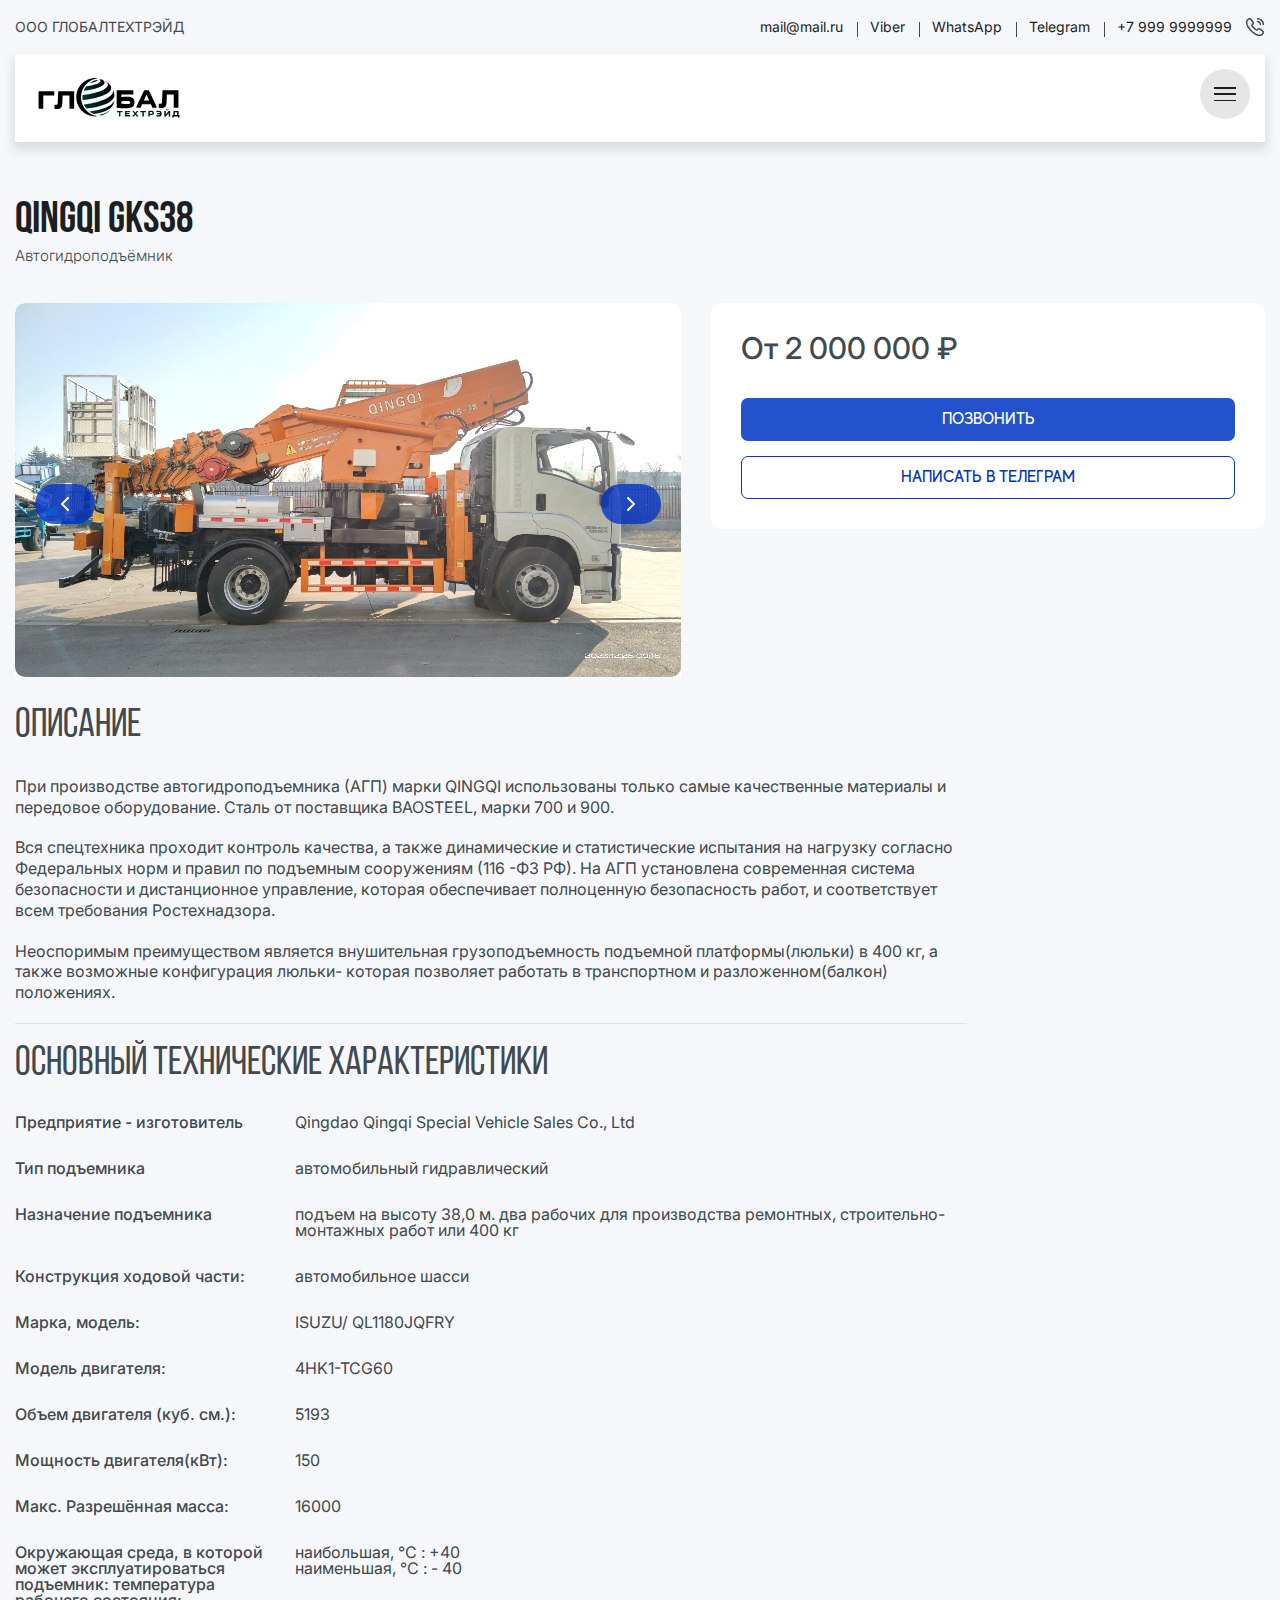
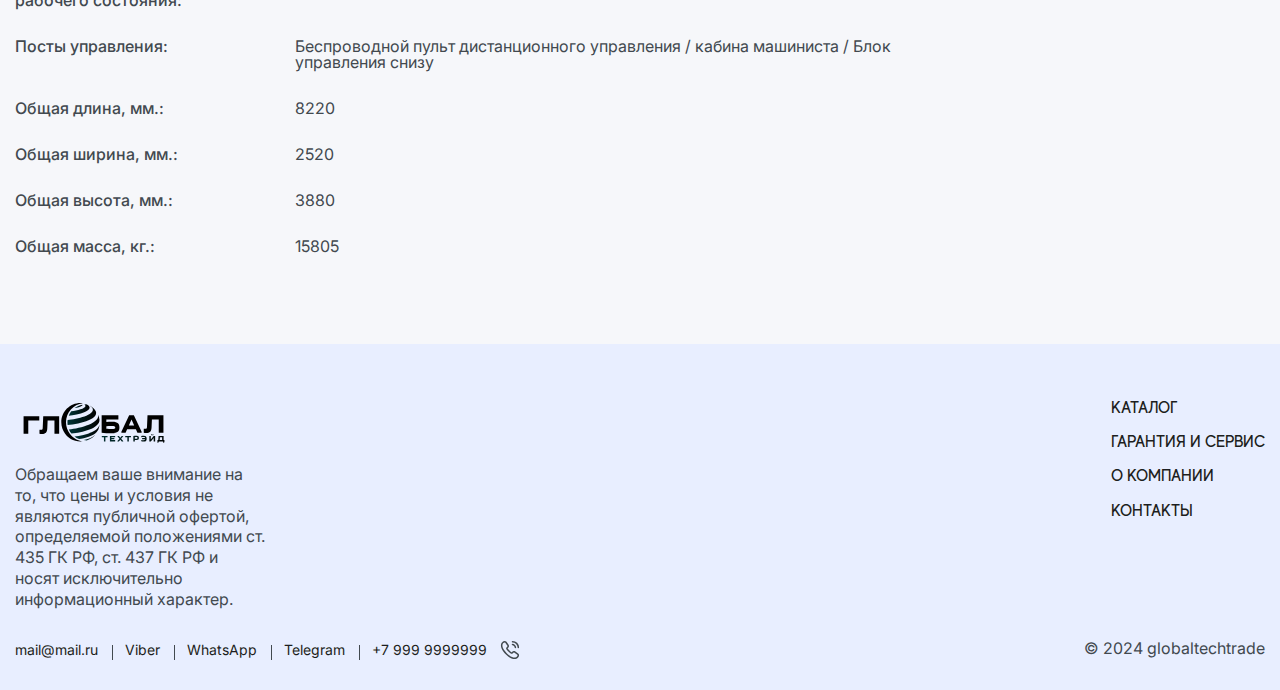
<file: product2.html>
<!DOCTYPE html>
<html lang="ru">
  <head>
    <meta charset="UTF-8" />
    <meta name="viewport" content="width=device-width, initial-scale=1.0, user-scalable=no" />
    <title>QINGQI GKS38</title>
    <link rel="stylesheet" href="css/style.css" />
    <script defer src="https://cdn.jsdelivr.net/npm/swiper@11/swiper-bundle.min.js"></script>
    <script defer src="js/product.js"></script>
    <script defer src="js/header.js"></script>
  </head>
  <body>
    <div class="wrapper">
      <header class="header">
        <div class="header__container">
          <div class="header__top top-header">
            <div class="top-header__left">
              <div class="top-header__text _dop-text">
                <span>ООО ГЛОБАЛТЕХТРЭЙД</span>
              </div>
            </div>
            <nav class="top-header__menu">
              <ul class="top-header__list">
                <li class="top-header__item">
                  <a href="" class="top-header__link _dop-text">mail@mail.ru</a>
                </li>
                <li class="top-header__item">
                  <a href="" class="top-header__link _dop-text">Viber</a>
                </li>
                <li class="top-header__item">
                  <a href="" class="top-header__link _dop-text">WhatsApp</a>
                </li>
                <li class="top-header__item">
                  <a href="" class="top-header__link _dop-text">Telegram</a>
                </li>
                <li class="top-header__item">
                  <a href="" class="top-header__link _dop-text">
                    <span>+7 999 9999999</span>
                    <svg
                      width="20.000000"
                      height="20.000000"
                      viewBox="0 0 20 20"
                      fill="none"
                      xmlns="http://www.w3.org/2000/svg"
                      xmlns:xlink="http://www.w3.org/1999/xlink"
                    >
                      <path
                        d="M18.0996 16.1836C17.958 16.4844 17.7744 16.7695 17.5322 17.0352C17.124 17.4844 16.6748 17.8086 16.166 18.0195C15.666 18.2266 15.124 18.3359 14.541 18.3359C13.6914 18.3359 12.7822 18.1328 11.8242 17.7266C10.8662 17.3164 9.90723 16.7695 8.95801 16.0781C7.99902 15.375 7.09082 14.6016 6.22461 13.7422C5.36621 12.875 4.59082 11.9688 3.89941 11.0195C3.21582 10.0664 2.66602 9.11719 2.26562 8.17578C1.86621 7.22656 1.66602 6.31641 1.66602 5.45312C1.66602 4.88281 1.76562 4.34375 1.96582 3.84375C2.16602 3.33594 2.48242 2.86719 2.9248 2.45312C3.45801 1.92578 4.04102 1.66797 4.65723 1.66797C4.89062 1.66797 5.12402 1.71875 5.33301 1.81641C5.5498 1.91797 5.74121 2.06641 5.89062 2.28516L7.82422 5.00781C7.97461 5.21875 8.08301 5.41016 8.15723 5.59375C8.23242 5.76953 8.27441 5.94141 8.27441 6.10156C8.27441 6.30078 8.21582 6.5 8.09961 6.69141C7.99121 6.88281 7.83301 7.08594 7.63281 7.28516L6.99902 7.94141C6.90723 8.03516 6.86621 8.14453 6.86621 8.27734C6.86621 8.34375 6.87402 8.40234 6.89062 8.46875C6.93262 8.57812 6.98535 8.6875 7.04785 8.78906C7.20312 9.03906 7.43164 9.34375 7.73242 9.70312C8.10742 10.1328 8.50781 10.5781 8.94141 11.0195C9.39062 11.4609 9.82422 11.8672 10.2656 12.2422C10.6992 12.6094 11.0576 12.8594 11.3408 13.0078C11.3828 13.0273 11.4326 13.0508 11.4912 13.0781C11.5576 13.1016 11.624 13.1094 11.6992 13.1094C11.8408 13.1094 11.9492 13.0586 12.041 12.9688L12.6748 12.3438C12.8828 12.1328 13.083 11.9766 13.2744 11.875C13.4658 11.7578 13.6572 11.7031 13.8662 11.7031C14.0244 11.7031 14.1914 11.7344 14.374 11.8086C14.5576 11.8828 14.749 11.9922 14.958 12.1328L17.7158 14.0938C17.9326 14.2422 18.083 14.418 18.1748 14.625C18.2578 14.8359 18.3076 15.043 18.3076 15.2773C18.3076 15.5781 18.2412 15.8828 18.0996 16.1836Z"
                        stroke="#42494F"
                        stroke-opacity="1.000000"
                        stroke-width="1.500000"
                      />
                      <path
                        d="M15.417 7.50391C15.417 7.00391 15.0254 6.23438 14.4414 5.60938C13.9082 5.03516 13.2002 4.58594 12.5 4.58594"
                        stroke="#42494F"
                        stroke-opacity="1.000000"
                        stroke-width="1.500000"
                        stroke-linejoin="round"
                        stroke-linecap="round"
                      />
                      <path
                        d="M18.333 7.5C18.333 4.27734 15.7246 1.66797 12.5 1.66797"
                        stroke="#42494F"
                        stroke-opacity="1.000000"
                        stroke-width="1.500000"
                        stroke-linejoin="round"
                        stroke-linecap="round"
                      />
                      <g opacity="0.000000" />
                    </svg>
                  </a>
                </li>
              </ul>
            </nav>
          </div>
          <div class="body-header-fixed">
            <div class="header__body body-header">
              <div class="header__burger-wrapper">
                <div class="header__burger">
                  <span></span>
                  <span></span>
                  <span></span>
                </div>
              </div>

              <div class="header__mob-phone">
                <img src="img/menu/phone.svg" alt="phone" />
              </div>

              <div class="header-menu-mob">
                <!-- <div class="header-menu-mob__close">
                  <img src="img/menu/close.svg" alt="close" />
                </div> -->
                <ul class="top-header__list">
                  <li class="top-header__item">
                    <a href="" class="top-header__link _dop-text">mail@mail.ru</a>
                  </li>
                  <li class="top-header__item">
                    <a href="" class="top-header__link _dop-text">Viber</a>
                  </li>
                  <li class="top-header__item">
                    <a href="" class="top-header__link _dop-text">WhatsApp</a>
                  </li>
                  <li class="top-header__item">
                    <a href="" class="top-header__link _dop-text">Telegram</a>
                  </li>
                  <li class="top-header__item">
                    <a href="" class="top-header__link _dop-text accent">
                      <span>+7 999 99999999</span>
                      <svg
                        width="20.000000"
                        height="20.000000"
                        viewBox="0 0 20 20"
                        fill="none"
                        xmlns="http://www.w3.org/2000/svg"
                        xmlns:xlink="http://www.w3.org/1999/xlink"
                      >
                        <path
                          d="M18.0996 16.1836C17.958 16.4844 17.7744 16.7695 17.5322 17.0352C17.124 17.4844 16.6748 17.8086 16.166 18.0195C15.666 18.2266 15.124 18.3359 14.541 18.3359C13.6914 18.3359 12.7822 18.1328 11.8242 17.7266C10.8662 17.3164 9.90723 16.7695 8.95801 16.0781C7.99902 15.375 7.09082 14.6016 6.22461 13.7422C5.36621 12.875 4.59082 11.9688 3.89941 11.0195C3.21582 10.0664 2.66602 9.11719 2.26562 8.17578C1.86621 7.22656 1.66602 6.31641 1.66602 5.45312C1.66602 4.88281 1.76562 4.34375 1.96582 3.84375C2.16602 3.33594 2.48242 2.86719 2.9248 2.45312C3.45801 1.92578 4.04102 1.66797 4.65723 1.66797C4.89062 1.66797 5.12402 1.71875 5.33301 1.81641C5.5498 1.91797 5.74121 2.06641 5.89062 2.28516L7.82422 5.00781C7.97461 5.21875 8.08301 5.41016 8.15723 5.59375C8.23242 5.76953 8.27441 5.94141 8.27441 6.10156C8.27441 6.30078 8.21582 6.5 8.09961 6.69141C7.99121 6.88281 7.83301 7.08594 7.63281 7.28516L6.99902 7.94141C6.90723 8.03516 6.86621 8.14453 6.86621 8.27734C6.86621 8.34375 6.87402 8.40234 6.89062 8.46875C6.93262 8.57812 6.98535 8.6875 7.04785 8.78906C7.20312 9.03906 7.43164 9.34375 7.73242 9.70312C8.10742 10.1328 8.50781 10.5781 8.94141 11.0195C9.39062 11.4609 9.82422 11.8672 10.2656 12.2422C10.6992 12.6094 11.0576 12.8594 11.3408 13.0078C11.3828 13.0273 11.4326 13.0508 11.4912 13.0781C11.5576 13.1016 11.624 13.1094 11.6992 13.1094C11.8408 13.1094 11.9492 13.0586 12.041 12.9688L12.6748 12.3438C12.8828 12.1328 13.083 11.9766 13.2744 11.875C13.4658 11.7578 13.6572 11.7031 13.8662 11.7031C14.0244 11.7031 14.1914 11.7344 14.374 11.8086C14.5576 11.8828 14.749 11.9922 14.958 12.1328L17.7158 14.0938C17.9326 14.2422 18.083 14.418 18.1748 14.625C18.2578 14.8359 18.3076 15.043 18.3076 15.2773C18.3076 15.5781 18.2412 15.8828 18.0996 16.1836Z"
                          stroke="#0234C7"
                          stroke-opacity="1.000000"
                          stroke-width="1.500000"
                        />
                        <path
                          d="M15.417 7.50391C15.417 7.00391 15.0254 6.23438 14.4414 5.60938C13.9082 5.03516 13.2002 4.58594 12.5 4.58594"
                          stroke="#0234C7"
                          stroke-opacity="1.000000"
                          stroke-width="1.500000"
                          stroke-linejoin="round"
                          stroke-linecap="round"
                        />
                        <path
                          d="M18.333 7.5C18.333 4.27734 15.7246 1.66797 12.5 1.66797"
                          stroke="#0234C7"
                          stroke-opacity="1.000000"
                          stroke-width="1.500000"
                          stroke-linejoin="round"
                          stroke-linecap="round"
                        />
                        <g opacity="0.000000" />
                      </svg>
                    </a>
                  </li>
                </ul>
              </div>

              <div class="body-header__wrapper">
                <a href="/" class="body-header__logo">
                  <img src="img/logo2.svg" alt="logo" />
                </a>
                <nav class="body-header__menu menu">
                  <div class="menu__body">
                    <ul class="menu__list">
                      <li class="menu__item">
                        <a href="/" class="menu__link">Главная</a>
                      </li>
                      <li class="menu__item">
                        <a href="/#catalog" class="menu__link">Каталог</a>
                      </li>
                      <li class="menu__item">
                        <a href="/#service" class="menu__link">Гарантия и сервис</a>
                      </li>
                      <li class="menu__item">
                        <a href="/#about" class="menu__link">О компании</a>
                      </li>
                      <li class="menu__item">
                        <a href="/#contacts" class="menu__link">Контакты</a>
                      </li>
                    </ul>
                  </div>
                </nav>
              </div>
            </div>
          </div>
          <nav class="mob-menu">
            <div class="mob-menu__body">
              <ul class="mob-menu__list">
                <li class="mob-menu__item">
                  <div class="accordion__item-fake">
                    <a href="/#catalog" class="mob-menu__link">Каталог</a>
                  </div>
                </li>
                <li class="mob-menu__item">
                  <div class="accordion__item-fake">
                    <a href="/#service" class="mob-menu__link">Гарантия и сервис</a>
                  </div>
                </li>
                <li class="mob-menu__item">
                  <div class="accordion__item-fake">
                    <a href="/#about" class="mob-menu__link">О компании</a>
                  </div>
                </li>
                <li class="mob-menu__item">
                  <div class="accordion__item-fake">
                    <a href="/#contacts" class="mob-menu__link">Контакты</a>
                  </div>
                </li>
              </ul>
            </div>
          </nav>
        </div>
      </header>
      <main class="page">
        <section class="product">
          <div class="product__container">
            <h2 class="product__title _h2">QINGQI GKS38</h2>
            <p class="catalog__type">Aвтогидроподъёмник</p>
            <div class="product__top">
              <div class="product__slider product__slider-1">
                <div class="product__wrapper swiper-wrapper">
                  <div class="product__slide swiper-slide">
                    <img src="img/catalog/1/1.jpeg" alt="QINGQI" />
                  </div>
                  <div class="product__slide swiper-slide">
                    <img src="img/catalog/1/2.jpeg" alt="QINGQI" />
                  </div>
                  <div class="product__slide swiper-slide">
                    <img src="img/catalog/1/3.jpeg" alt="QINGQI" />
                  </div>
                  <div class="product__slide swiper-slide">
                    <img src="img/catalog/1/4.jpeg" alt="QINGQI" />
                  </div>
                  <div class="product__slide swiper-slide">
                    <img src="img/catalog/1/5.jpeg" alt="QINGQI" />
                  </div>
                </div>
                <div class="product__arrow_next">
                  <?xml version="1.0" ?><svg
                    class="feather feather-chevron-right"
                    fill="none"
                    height="24"
                    stroke="#ffffff"
                    stroke-linecap="round"
                    stroke-linejoin="round"
                    stroke-width="2"
                    viewBox="0 0 24 24"
                    width="24"
                    xmlns="http://www.w3.org/2000/svg"
                  >
                    <polyline points="9 18 15 12 9 6" />
                  </svg>
                </div>
                <div class="product__arrow_prev">
                  <?xml version="1.0" ?><svg
                    class="feather feather-chevron-right"
                    fill="none"
                    height="24"
                    stroke="#ffffff"
                    stroke-linecap="round"
                    stroke-linejoin="round"
                    stroke-width="2"
                    viewBox="0 0 24 24"
                    width="24"
                    xmlns="http://www.w3.org/2000/svg"
                  >
                    <polyline points="9 18 15 12 9 6" />
                  </svg>
                </div>
              </div>
              <div class="product__sidebar">
                <div class="product__sidebar-wrapper">
                  <div class="product__price">От 2 000 000 ₽</div>
                  <a href="" class="_btn">Позвонить</a>
                  <a href="" class="_btn _secondary">Написать в телеграм</a>
                </div>
              </div>
            </div>
            <div class="product__body">
              <h3 class="_h3">Описание</h3>
              <div class="product__description _par">
                <p>
                  При производстве автогидроподъемника (АГП) марки QINGQI использованы только самые
                  качественные материалы и передовое оборудование. Сталь от поставщика BAOSTEEL,
                  марки 700 и 900.
                </p>
                <p>
                  Вся спецтехника проходит контроль качества, а также динамические и статистические
                  испытания на нагрузку согласно Федеральных норм и правил по подъемным сооружениям
                  (116 -ФЗ РФ). На АГП установлена современная система безопасности и дистанционное
                  управление, которая обеспечивает полноценную безопасность работ, и соответствует
                  всем требования Ростехнадзора.
                </p>
                <p>
                  Неоспоримым преимуществом является внушительная грузоподъемность подъемной
                  платформы(люльки) в 400 кг, а также возможные конфигурация люльки- которая
                  позволяет работать в транспортном и разложенном(балкон) положениях.
                </p>
              </div>
              <div class="product__line"></div>
              <h3 class="_h3">Основный технические характеристики</h3>
              <div class="product__table">
                <div class="product__row">
                  <div class="product__name">Предприятие - изготовитель</div>
                  <div class="product__value">Qingdao Qingqi Special Vehicle Sales Co., Ltd</div>
                </div>
                <div class="product__row">
                  <div class="product__name">Тип подъемника</div>
                  <div class="product__value">автомобильный гидравлический</div>
                </div>
                <div class="product__row">
                  <div class="product__name">Назначение подъемника</div>
                  <div class="product__value">
                    подъем на высоту 38,0 м. два рабочих для производства ремонтных,
                    строительно-монтажных работ или 400 кг
                  </div>
                </div>
                <div class="product__row">
                  <div class="product__name">Конструкция ходовой части:</div>
                  <div class="product__value">автомобильное шасси</div>
                </div>
                <div class="product__row">
                  <div class="product__name">Марка, модель:</div>
                  <div class="product__value">ISUZU/ QL1180JQFRY</div>
                </div>
                <div class="product__row">
                  <div class="product__name">Модель двигателя:</div>
                  <div class="product__value">4HK1-TCG60</div>
                </div>
                <div class="product__row">
                  <div class="product__name">Объем двигателя (куб. см.):</div>
                  <div class="product__value">5193</div>
                </div>
                <div class="product__row">
                  <div class="product__name">Мощность двигателя(кВт):</div>
                  <div class="product__value">150</div>
                </div>
                <div class="product__row">
                  <div class="product__name">Макс. Разрешённая масса:</div>
                  <div class="product__value">16000</div>
                </div>
                <div class="product__row">
                  <div class="product__name">
                    Окружающая среда, в которой может эксплуатироваться подъемник: температура
                    рабочего состояния:
                  </div>
                  <div class="product__value">
                    наибольшая, °С : +40 <br />
                    наименьшая, °С : - 40
                  </div>
                </div>
                <div class="product__row">
                  <div class="product__name">Посты управления:</div>
                  <div class="product__value">
                    Беспроводной пульт дистанционного управления / кабина машиниста / Блок
                    управления снизу
                  </div>
                </div>
                <div class="product__row">
                  <div class="product__name">Общая длина, мм.:</div>
                  <div class="product__value">8220</div>
                </div>
                <div class="product__row">
                  <div class="product__name">Общая ширина, мм.:</div>
                  <div class="product__value">2520</div>
                </div>
                <div class="product__row">
                  <div class="product__name">Общая высота, мм.:</div>
                  <div class="product__value">3880</div>
                </div>
                <div class="product__row">
                  <div class="product__name">Общая масса, кг.:</div>
                  <div class="product__value">15805</div>
                </div>
              </div>
            </div>
          </div>
        </section>
      </main>
      <footer class="footer">
        <div class="footer__container">
          <div class="footer__top">
            <div class="footer__column">
              <a href="/" class="footer__logo">
                <img src="img/logo2.svg" alt="logo" />
              </a>
              <p class="footer__text _par">
                Обращаем ваше внимание на то, что цены и условия не являются публичной офертой,
                определяемой положениями ст. 435 ГК РФ, ст. 437 ГК РФ и носят исключительно
                информационный характер.
              </p>
            </div>
            <div class="footer__column">
              <nav class="footer__menu">
                <ul class="footer__list">
                  <li class="footer__item">
                    <a class="footer__link" href="/#catalog">Каталог</a>
                  </li>
                  <li class="footer__item">
                    <a class="footer__link" href="/#about">Гарантия и сервис</a>
                  </li>
                  <li class="footer__item">
                    <a class="footer__link" href="/#service">О компании </a>
                  </li>
                  <li class="footer__item">
                    <a class="footer__link" href="/#contacts">Контакты</a>
                  </li>
                </ul>
              </nav>
            </div>
          </div>
          <div class="footer__bottom">
            <nav class="top-header__menu">
              <ul class="top-header__list">
                <li class="top-header__item">
                  <a href="" class="top-header__link _dop-text">mail@mail.ru</a>
                </li>
                <li class="top-header__item">
                  <a href="" class="top-header__link _dop-text">Viber</a>
                </li>
                <li class="top-header__item">
                  <a href="" class="top-header__link _dop-text">WhatsApp</a>
                </li>
                <li class="top-header__item">
                  <a href="" class="top-header__link _dop-text">Telegram</a>
                </li>
                <li class="top-header__item">
                  <a href="" class="top-header__link _dop-text">
                    <span>+7 999 9999999</span>
                    <svg
                      width="20.000000"
                      height="20.000000"
                      viewBox="0 0 20 20"
                      fill="none"
                      xmlns="http://www.w3.org/2000/svg"
                      xmlns:xlink="http://www.w3.org/1999/xlink"
                    >
                      <path
                        d="M18.0996 16.1836C17.958 16.4844 17.7744 16.7695 17.5322 17.0352C17.124 17.4844 16.6748 17.8086 16.166 18.0195C15.666 18.2266 15.124 18.3359 14.541 18.3359C13.6914 18.3359 12.7822 18.1328 11.8242 17.7266C10.8662 17.3164 9.90723 16.7695 8.95801 16.0781C7.99902 15.375 7.09082 14.6016 6.22461 13.7422C5.36621 12.875 4.59082 11.9688 3.89941 11.0195C3.21582 10.0664 2.66602 9.11719 2.26562 8.17578C1.86621 7.22656 1.66602 6.31641 1.66602 5.45312C1.66602 4.88281 1.76562 4.34375 1.96582 3.84375C2.16602 3.33594 2.48242 2.86719 2.9248 2.45312C3.45801 1.92578 4.04102 1.66797 4.65723 1.66797C4.89062 1.66797 5.12402 1.71875 5.33301 1.81641C5.5498 1.91797 5.74121 2.06641 5.89062 2.28516L7.82422 5.00781C7.97461 5.21875 8.08301 5.41016 8.15723 5.59375C8.23242 5.76953 8.27441 5.94141 8.27441 6.10156C8.27441 6.30078 8.21582 6.5 8.09961 6.69141C7.99121 6.88281 7.83301 7.08594 7.63281 7.28516L6.99902 7.94141C6.90723 8.03516 6.86621 8.14453 6.86621 8.27734C6.86621 8.34375 6.87402 8.40234 6.89062 8.46875C6.93262 8.57812 6.98535 8.6875 7.04785 8.78906C7.20312 9.03906 7.43164 9.34375 7.73242 9.70312C8.10742 10.1328 8.50781 10.5781 8.94141 11.0195C9.39062 11.4609 9.82422 11.8672 10.2656 12.2422C10.6992 12.6094 11.0576 12.8594 11.3408 13.0078C11.3828 13.0273 11.4326 13.0508 11.4912 13.0781C11.5576 13.1016 11.624 13.1094 11.6992 13.1094C11.8408 13.1094 11.9492 13.0586 12.041 12.9688L12.6748 12.3438C12.8828 12.1328 13.083 11.9766 13.2744 11.875C13.4658 11.7578 13.6572 11.7031 13.8662 11.7031C14.0244 11.7031 14.1914 11.7344 14.374 11.8086C14.5576 11.8828 14.749 11.9922 14.958 12.1328L17.7158 14.0938C17.9326 14.2422 18.083 14.418 18.1748 14.625C18.2578 14.8359 18.3076 15.043 18.3076 15.2773C18.3076 15.5781 18.2412 15.8828 18.0996 16.1836Z"
                        stroke="#42494F"
                        stroke-opacity="1.000000"
                        stroke-width="1.500000"
                      />
                      <path
                        d="M15.417 7.50391C15.417 7.00391 15.0254 6.23438 14.4414 5.60938C13.9082 5.03516 13.2002 4.58594 12.5 4.58594"
                        stroke="#42494F"
                        stroke-opacity="1.000000"
                        stroke-width="1.500000"
                        stroke-linejoin="round"
                        stroke-linecap="round"
                      />
                      <path
                        d="M18.333 7.5C18.333 4.27734 15.7246 1.66797 12.5 1.66797"
                        stroke="#42494F"
                        stroke-opacity="1.000000"
                        stroke-width="1.500000"
                        stroke-linejoin="round"
                        stroke-linecap="round"
                      />
                      <g opacity="0.000000" />
                    </svg>
                  </a>
                </li>
              </ul>
            </nav>
            <div class="footer__copy">© 2024 globaltechtrade</div>
          </div>
        </div>
      </footer>
    </div>
  </body>
</html>
</file>
<file: css/style.css>
@charset "UTF-8";
@import url("https://fonts.googleapis.com/css2?family=Bebas+Neue&family=Inter:wght@100..900&family=Jost:ital,wght@0,100..900;1,100..900&display=swap");
.ibg {
  background-position: center;
  background-size: cover;
  background-repeat: no-repeat;
  position: relative;
}

.ibg img {
  display: none;
}

@font-face {
  font-family: "Made";
  src: local("☺"), url("../fonts/made.otf") format("opentype");
  font-weight: 500;
  font-style: normal;
}

@font-face {
  font-family: "Bebas";
  src: local("☺"), url("../fonts/BebasNeue-Bold.ttf") format("truetype");
  font-weight: normal;
  font-style: normal;
}

@font-face {
  font-family: "Bebas-400";
  src: local("☺"), url("../fonts/BebasNeue-Regular.otf") format("opentype");
  font-weight: normal;
  font-style: normal;
}

._par {
  font-family: "Inter";
  font-size: 16px;
  font-weight: 400;
  line-height: 130%;
}

._par-s {
  font-family: "Inter";
  font-size: 14px;
  font-weight: 400;
  line-height: 120%;
}

._h2 {
  font-family: "Bebas";
  font-size: 50px;
  font-weight: 700;
  line-height: 120%;
  color: #1d1e20;
}

@media (max-width: 1360px) {
  ._h2 {
    font-size: 44px;
  }
}

._h3 {
  font-family: "Bebas-400";
  font-size: 40px;
  font-weight: 400;
  line-height: 100%;
}

._h4 {
  font-family: "Made";
  font-size: 20px;
  font-weight: 500;
  line-height: 120%;
  text-transform: uppercase;
}

._h5 {
  font-size: 16px;
  font-weight: 500;
  line-height: 120%;
  letter-spacing: 0%;
  text-transform: uppercase;
  font-family: "Made";
}

mark {
  all: initial;
}

._btn {
  cursor: pointer;
  width: 100%;
  height: 43px;
  display: -webkit-box;
  display: -ms-flexbox;
  display: flex;
  -webkit-box-align: center;
      -ms-flex-align: center;
          align-items: center;
  -webkit-box-pack: center;
      -ms-flex-pack: center;
          justify-content: center;
  color: #ffffff;
  background-color: #2452cc;
  border-radius: 7px;
  font-family: "Made";
  font-size: 16px;
  font-weight: 500;
  line-height: 120%;
  text-transform: uppercase;
  -webkit-transition: all 0.3s;
  transition: all 0.3s;
}

._btn:hover {
  background-color: #0234c7;
}

._btn._secondary {
  border: 1px solid #0234c7;
  color: #0234c7;
  background-color: #ffffff;
}

._btn._secondary:hover {
  border: 1px solid #0234c7;
  background-color: #0234c7;
  color: #ffffff;
}

._margin-b {
  margin-bottom: 140px !important;
}

@media (max-width: 1360px) {
  ._margin-b {
    margin-bottom: 120px !important;
  }
}

@media (max-width: 767px) {
  ._margin-b {
    margin-bottom: 100px !important;
  }
}

.to-top {
  position: fixed;
  left: 25px;
  bottom: 20px;
  border: 1.5px solid #0234c7;
  /* white */
  background: white;
  opacity: 0.5;
  width: 65px;
  height: 65px;
  display: none;
  -webkit-box-align: center;
      -ms-flex-align: center;
          align-items: center;
  -webkit-box-pack: center;
      -ms-flex-pack: center;
          justify-content: center;
  cursor: pointer;
  border-radius: 50%;
  -webkit-transition: all 0.3s;
  transition: all 0.3s;
  z-index: 1000;
}

.to-top.active {
  display: -webkit-box;
  display: -ms-flexbox;
  display: flex;
}

.to-top svg g {
  -webkit-transition: all 0.3s;
  transition: all 0.3s;
}

.to-top svg g path {
  -webkit-transition: all 0.3s;
  transition: all 0.3s;
}

.to-top:hover {
  background-color: #0234c7;
  opacity: 1;
}

.to-top:hover svg g {
  opacity: 1;
}

.to-top:hover svg g path {
  stroke: #ffffff;
}

._pc {
  display: -webkit-box;
  display: -ms-flexbox;
  display: flex;
}

@media (max-width: 1360px) {
  ._pc {
    display: none;
  }
}

._laptop {
  display: none;
}

@media (max-width: 1360px) {
  ._laptop {
    display: -webkit-box;
    display: -ms-flexbox;
    display: flex;
  }
}

.none {
  display: none;
}

._label-wallet {
  -webkit-box-align: center;
      -ms-flex-align: center;
          align-items: center;
  display: -webkit-inline-box;
  display: -ms-inline-flexbox;
  display: inline-flex;
  margin: 0;
  position: relative;
}

._label-wallet a {
  color: #2452cc;
}

@media (max-width: 767px) {
  ._label-wallet {
    -webkit-box-align: start;
        -ms-flex-align: start;
            align-items: start;
  }
}

._checkbox-wallet {
  display: none;
}

._fake-wallet {
  display: inline-block;
  -webkit-box-flex: 0;
      -ms-flex: 0 0 18px;
          flex: 0 0 18px;
  height: 18px;
  border-radius: 3px;
  position: relative;
  cursor: pointer;
  border: 1.5px solid #aab1b7;
}

._fake-wallet:hover {
  border: 1.5px solid #0234c7;
}

._fake-wallet.errore {
  border: 1.5px solid #df5d5d;
}

._fake-wallet::before {
  content: "";
  position: absolute;
  display: block;
  background-color: #0234c7;
  top: -0.5px;
  left: -0.5px;
  width: 105%;
  height: 105%;
  -webkit-transition: 0.3s;
  transition: 0.3s;
  opacity: 0;
}

._fake-wallet::after {
  content: "";
  position: absolute;
  top: 50%;
  left: 50%;
  z-index: 2;
  background-image: url("../img/input-checkbox.svg");
  -webkit-transform: translate(-50%, -50%);
          transform: translate(-50%, -50%);
  width: 12px;
  height: 9px;
  opacity: 0;
}

._checkbox-wallet:checked + ._fake-wallet::before {
  opacity: 1;
}

._checkbox-wallet:checked + ._fake-wallet::after {
  opacity: 1;
}

._checkbox-wallet:checked + ._fake-wallet {
  border: 1.5px solid #0234c7;
}

._wallet-chectext {
  margin-left: 7px;
  font-size: 14px;
  text-align: left;
}

._wallet-chectext a:hover {
  text-decoration: underline;
}

* {
  padding: 0px;
  margin: 0px;
  border: 0px;
}

*, *:before, *:after {
  -webkit-box-sizing: border-box;
  box-sizing: border-box;
}

:focus, :active {
  outline: none;
}

a:focus, a:active {
  outline: none;
}

aside, nav, footer, header, section {
  display: block;
}

html, body {
  height: 100%;
}

body {
  line-height: 1;
  font-size: 16px;
  -ms-text-size-adjust: 100%;
  -moz-text-size-adjust: 100%;
  -webkit-text-size-adjust: 100%;
}

input::-ms-clear {
  display: none;
}

button {
  cursor: pointer;
}

button::-moz-focus-inner {
  padding: 0;
  border: 0;
}

a, a:visited {
  text-decoration: none;
}

ul li {
  list-style: none;
}

img {
  vertical-align: top;
}

h1, h2, h3, h4, h5, h6 {
  font-weight: inherit;
  font-size: inherit;
}

html {
  scroll-behavior: smooth;
  height: 100%;
}

html._lock {
  overflow: hidden;
}

html.lock {
  overflow: hidden;
}

a {
  color: #1d1e20;
}

.wrapper {
  display: -webkit-box;
  display: -ms-flexbox;
  display: flex;
  -webkit-box-orient: vertical;
  -webkit-box-direction: normal;
      -ms-flex-direction: column;
          flex-direction: column;
  min-height: 100%;
}

body {
  color: #42494f;
  font-size: 16px;
  font-family: "Inter", sans-serif;
  font-weight: 400;
  height: 100%;
  background-color: #f6f7fa;
  position: relative;
}

body._lock {
  overflow: hidden;
}

body.lock {
  overflow: hidden;
}

.main {
  -webkit-box-flex: 1;
      -ms-flex: 1 1 auto;
          flex: 1 1 auto;
}

[class*="__container"] {
  max-width: 1350px;
  margin: 0 auto;
  padding: 0px 15px;
}

@media (max-width: 767px) {
  [class*="__container"] {
    padding: 0px 10px;
  }
}

.header {
  z-index: 2;
  position: relative;
}

.header__top {
  padding: 17px 30px;
}

@media (max-width: 1360px) {
  .header__top {
    padding: 17px 0px;
  }
}

@media (max-width: 992px) {
  .header__top {
    padding: 13.5px 0px;
  }
}

@media (max-width: 767px) {
  .header__top {
    padding: 10px 0px;
  }
}

.top-header {
  display: -webkit-box;
  display: -ms-flexbox;
  display: flex;
  -webkit-box-pack: justify;
      -ms-flex-pack: justify;
          justify-content: space-between;
  -webkit-box-align: center;
      -ms-flex-align: center;
          align-items: center;
}

@media (max-width: 992px) {
  .top-header__left {
    width: 210px;
  }
}

@media (max-width: 767px) {
  .top-header__left {
    width: 100%;
  }
}

.top-header__text {
  font-size: 14px;
  font-weight: 400;
  line-height: 120%;
}

@media (max-width: 1360px) {
  .top-header__text {
    display: -webkit-box;
    display: -ms-flexbox;
    display: flex;
    -webkit-box-orient: vertical;
    -webkit-box-direction: normal;
        -ms-flex-direction: column;
            flex-direction: column;
  }
}

@media (max-width: 767px) {
  .top-header__menu {
    display: none;
  }
}

.top-header__list {
  display: -webkit-box;
  display: -ms-flexbox;
  display: flex;
  -webkit-box-align: center;
      -ms-flex-align: center;
          align-items: center;
  gap: 27px;
}

@media (max-width: 992px) {
  .top-header__list {
    -ms-flex-wrap: wrap;
        flex-wrap: wrap;
    max-width: 385px;
    -webkit-box-pack: end;
        -ms-flex-pack: end;
            justify-content: flex-end;
    gap: 20px;
    row-gap: 15px;
  }
}

.top-header__item {
  position: relative;
}

.top-header__item::before {
  content: "";
  position: absolute;
  width: 1px;
  height: 15px;
  background-color: #42494f;
  right: -14.5px;
  top: 2px;
}

@media (max-width: 992px) {
  .top-header__item::before {
    right: -10px;
  }
}

.top-header__item:last-child::before {
  display: none;
}

@media (max-width: 992px) {
  .top-header__item:nth-child(4) {
    margin-right: 10px;
  }
}

.top-header__link {
  font-size: 14px;
  font-weight: 400;
  display: -webkit-box;
  display: -ms-flexbox;
  display: flex;
  -webkit-box-align: center;
      -ms-flex-align: center;
          align-items: center;
  gap: 13px;
  -ms-flex-wrap: nowrap;
      flex-wrap: nowrap;
  white-space: nowrap;
  -webkit-transition: color 0.3s;
  transition: color 0.3s;
}

.top-header__link svg path {
  -webkit-transition: all 0.3s;
  transition: all 0.3s;
}

.top-header__link:hover {
  color: #2452cc;
}

.top-header__link:hover svg path {
  stroke: #2452cc;
}

.body-header-fixed {
  margin-bottom: 53px;
}

@media (max-width: 767px) {
  .body-header-fixed {
    width: 100vw;
    -webkit-transform: translate(-10px, 0);
            transform: translate(-10px, 0);
  }
}

.body-header {
  background-color: #ffffff;
  -webkit-box-shadow: 0px 6px 10px 2px rgba(0, 0, 0, 0.11);
          box-shadow: 0px 6px 10px 2px rgba(0, 0, 0, 0.11);
  border-radius: 10px;
  position: relative;
  max-width: 1320px;
  z-index: 5;
  width: 100%;
  -webkit-transition: -webkit-transform 0.3s;
  transition: -webkit-transform 0.3s;
  transition: transform 0.3s;
  transition: transform 0.3s, -webkit-transform 0.3s;
}

@media (max-width: 1360px) {
  .body-header {
    max-width: calc(100vw);
    border-radius: 0px;
    left: 0;
  }
}

.body-header.index {
  z-index: 11;
}

.body-header.hide {
  display: none;
}

.body-header.scroll {
  -webkit-transform: translate(0, -55px);
          transform: translate(0, -55px);
}

@media (max-width: 1360px) {
  .body-header.scroll {
    -webkit-transform: translate(0, -70px);
            transform: translate(0, -70px);
  }
}

@media (max-width: 992px) {
  .body-header.scroll {
    -webkit-transform: translate(0, -78px);
            transform: translate(0, -78px);
  }
}

@media (max-width: 767px) {
  .body-header.scroll {
    -webkit-transform: translate(0, -58px);
            transform: translate(0, -58px);
  }
}

.body-header__wrapper {
  padding: 26px 30px;
  height: 88px;
  overflow: hidden;
  display: -webkit-box;
  display: -ms-flexbox;
  display: flex;
  -webkit-box-pack: justify;
      -ms-flex-pack: justify;
          justify-content: space-between;
  -webkit-box-align: center;
      -ms-flex-align: center;
          align-items: center;
}

@media (max-width: 1360px) {
  .body-header__wrapper {
    padding: 26px 15px;
  }
}

@media (max-width: 992px) {
  .body-header__wrapper {
    padding: 30px 15px;
  }
}

@media (max-width: 767px) {
  .body-header__wrapper {
    width: 100vw;
    height: 82px;
    -webkit-box-pack: start;
        -ms-flex-pack: start;
            justify-content: start;
    gap: 30px;
    padding: 33px 10px;
  }
}

.body-header__logo img {
  width: 158px;
}

@media (max-width: 1360px) {
  .body-header__menu {
    display: none;
  }
}

.body-header__languages {
  display: -webkit-box;
  display: -ms-flexbox;
  display: flex;
  gap: 20px;
  font-family: "Inter";
  font-size: 14px;
  font-weight: 400;
}

@media (max-width: 1360px) {
  .body-header__languages {
    position: absolute;
    top: 50%;
    left: 50%;
    -webkit-transform: translate(-50%, -50%);
            transform: translate(-50%, -50%);
  }
}

.body-header__language {
  position: relative;
  cursor: pointer;
}

.body-header__language._active {
  cursor: auto;
  color: #0234c7;
}

.body-header__language._active::before {
  content: "";
  position: absolute;
  height: 15px;
  width: 1px;
  background-color: #0234c7;
  bottom: 0;
  right: -10px;
}

.menu {
  position: relative;
}

.menu__list {
  display: -webkit-box;
  display: -ms-flexbox;
  display: flex;
  -webkit-box-align: center;
      -ms-flex-align: center;
          align-items: center;
  gap: 41px;
}

.menu__item {
  position: relative;
}

.menu__item:hover .menu__link {
  color: #0234c7;
}

.menu__item:hover .menu__link svg {
  -webkit-transform: rotate(180deg);
          transform: rotate(180deg);
}

.menu__item:hover .menu__link svg path {
  stroke: #0234c7;
}

.menu__item:hover .sub-menu {
  display: -webkit-box;
  display: -ms-flexbox;
  display: flex;
}

.menu__link {
  position: relative;
  cursor: pointer;
  font-family: "Inter";
  font-size: 18px;
  font-weight: 500;
  color: #1d1e20;
  display: -webkit-box;
  display: -ms-flexbox;
  display: flex;
  -webkit-box-align: center;
      -ms-flex-align: center;
          align-items: center;
  gap: 8px;
}

.sub-menu {
  display: none;
  position: absolute;
  z-index: 1000;
  border: 1px solid #aab1b7;
  border-radius: 20px;
  height: auto;
  width: 470px;
  background-color: #ffffff;
  top: 65px;
  left: -20px;
}

.sub-menu::before {
  content: "";
  position: absolute;
  opacity: 0;
  left: 0;
  top: -50px;
  width: 100%;
  height: 50px;
}

.sub-menu_2 {
  width: 515px;
}

.sub-menu_3 {
  width: 481px;
}

.sub-menu_4 {
  width: 511px;
}

.sub-menu_5 {
  width: 343px;
}

.sub-menu_6 {
  width: 280px;
}

.sub-menu {
  padding: 10px;
}

.sub-menu__wrapper {
  display: -webkit-box;
  display: -ms-flexbox;
  display: flex;
  gap: 20px;
}

.sub-menu__wrapper_b {
  -webkit-box-orient: vertical;
  -webkit-box-direction: normal;
      -ms-flex-direction: column;
          flex-direction: column;
}

.sub-menu__list {
  -webkit-box-flex: 1;
      -ms-flex: 1 1 auto;
          flex: 1 1 auto;
  display: -webkit-box;
  display: -ms-flexbox;
  display: flex;
  -webkit-box-orient: vertical;
  -webkit-box-direction: normal;
      -ms-flex-direction: column;
          flex-direction: column;
  gap: 10px;
  color: #ffffff;
}

.sub-menu__item {
  padding: 10px 15px;
}

.sub-menu__item:hover {
  cursor: pointer;
  background-color: #2452cc;
  border-radius: 10px;
}

.sub-menu__item:hover .sub-menu__title,
.sub-menu__item:hover .sub-menu__subtitle {
  color: #ffffff;
}

.sub-menu__item_o:hover {
  background-color: #e0913e;
}

.sub-menu__item_r:hover {
  background-color: #df5d5d;
}

.sub-menu__iteme {
  padding: 10px 15px;
}

.sub-menu__iteme:hover {
  cursor: pointer;
  background-color: #2452cc;
  border-radius: 10px;
}

.sub-menu__iteme:hover .sub-menu__title,
.sub-menu__iteme:hover .sub-menu__subtitle {
  color: #ffffff;
}

.sub-menu__title {
  font-family: "Made";
  text-transform: uppercase;
  font-size: 20px;
  font-weight: 500;
  line-height: 120%;
  margin-bottom: 3px;
  color: #1d1e20;
}

.sub-menu__subtitle {
  font-family: Inter;
  font-size: 14px;
  font-weight: 400;
  line-height: 120%;
  color: #42494f;
}

.sub-menu__content {
  -webkit-box-flex: 0;
      -ms-flex: 0 0 210px;
          flex: 0 0 210px;
  background-color: #eaeaec;
  padding: 10px;
  border-radius: 10px;
}

.sub-menu__img img {
  background-color: #ffffff;
  width: 100%;
  border-radius: 10px;
}

.sub-menu__text {
  margin-top: 15px;
  font-family: Inter;
  font-size: 14px;
  font-weight: 400;
  line-height: 120%;
}

.header__mob-phone {
  display: none;
}

@media (max-width: 767px) {
  .header__mob-phone {
    position: absolute;
    width: 50px;
    height: 50px;
    background-color: #e6e6e6;
    border-radius: 50%;
    display: -webkit-box;
    display: -ms-flexbox;
    display: flex;
    -webkit-box-align: center;
        -ms-flex-align: center;
            align-items: center;
    -webkit-box-pack: center;
        -ms-flex-pack: center;
            justify-content: center;
    right: 75px;
    top: 45px;
    -webkit-transform: translate(0, -50%);
            transform: translate(0, -50%);
  }
}

@media (max-width: 1360px) {
  .header__burger {
    display: block;
    position: absolute;
    width: 22px;
    height: 14px;
    cursor: pointer;
    z-index: 10;
    right: 29px;
    top: 40px;
    -webkit-transform: translate(0, -50%);
            transform: translate(0, -50%);
  }
}

@media (max-width: 1360px) and (max-width: 992px) {
  .header__burger {
    top: 45px;
    right: 24px;
  }
}

@media (max-width: 1360px) {
  .header__burger::before {
    content: "";
    position: absolute;
    width: 50px;
    height: 50px;
    background-color: #e6e6e6;
    top: 50%;
    left: 50%;
    -webkit-transform: translate(-50%, -50%);
            transform: translate(-50%, -50%);
    border-radius: 50%;
  }
  .header__burger span {
    -webkit-transition: 0.3s all;
    transition: 0.3s all;
    top: calc(50% - 1px);
    left: 0px;
    position: absolute;
    width: 100%;
    height: 1.5px;
    min-height: 1.5px;
    max-height: 1.5px;
    background-color: #1d1e20;
  }
  .header__burger span:first-child {
    top: 0px;
  }
  .header__burger span:last-child {
    top: auto;
    bottom: 0px;
  }
  .header__burger.active {
    height: 17px;
  }
  .header__burger.active span {
    -webkit-transform: scale(0);
            transform: scale(0);
    background-color: #1d1e20;
  }
  .header__burger.active span:first-child {
    -webkit-transform: rotate(-45deg);
            transform: rotate(-45deg);
    top: 8px;
  }
  .header__burger.active span:last-child {
    -webkit-transform: rotate(45deg);
            transform: rotate(45deg);
    bottom: 8px;
  }
}

.mob-menu {
  display: none;
}

@media (max-width: 1360px) {
  .mob-menu {
    display: block;
  }
}

.mob-menu__body {
  -webkit-box-orient: vertical;
  -webkit-box-direction: normal;
      -ms-flex-direction: column;
          flex-direction: column;
  position: fixed;
  top: 150px;
  left: 0;
  z-index: 8;
  background-color: #ffffff;
  width: 100%;
  padding: 30px 15px;
  border-top: 2px solid #0234c7;
  -webkit-box-align: start;
      -ms-flex-align: start;
          align-items: flex-start;
  -webkit-transform: translate(0, -200%);
          transform: translate(0, -200%);
  -webkit-transition: -webkit-transform 0.3s;
  transition: -webkit-transform 0.3s;
  transition: transform 0.3s;
  transition: transform 0.3s, -webkit-transform 0.3s;
  overflow: auto;
}

@media (max-width: 992px) {
  .mob-menu__body {
    top: 165px;
  }
}

@media (max-width: 767px) {
  .mob-menu__body {
    top: 118px;
  }
}

@media (max-width: 767px) {
  .mob-menu__body {
    padding: 30px 10px;
  }
}

.mob-menu__body.active {
  -webkit-transform: translate(0, 0%);
          transform: translate(0, 0%);
}

.mob-menu__body.scroll {
  top: 81px;
}

@media (max-width: 992px) {
  .mob-menu__body.scroll {
    top: 88px;
  }
}

@media (max-width: 767px) {
  .mob-menu__body.scroll {
    top: 81px;
  }
}

.mob-menu__list {
  overflow: auto;
}

.mob-menu__content {
  max-height: 0px;
  overflow: hidden;
  -webkit-transition: all 0.5s;
  transition: all 0.5s;
}

.mob-menu__link {
  font-family: Inter;
  font-size: 15px;
  font-weight: 500;
  line-height: 120%;
  color: #0234c7;
}

.accordion__item {
  border-bottom: 1px solid #aab1b7;
  padding: 16px 0px;
  display: -webkit-box;
  display: -ms-flexbox;
  display: flex;
  -webkit-box-align: center;
      -ms-flex-align: center;
          align-items: center;
  -webkit-box-pack: justify;
      -ms-flex-pack: justify;
          justify-content: space-between;
}

.accordion__item img {
  -webkit-transition: all 0.4s;
  transition: all 0.4s;
}

.accordion__item.active img {
  -webkit-transform: rotate(180deg);
          transform: rotate(180deg);
}

.accordion__item-fake {
  border-bottom: 1px solid #aab1b7;
  padding: 16px 0px;
  display: -webkit-box;
  display: -ms-flexbox;
  display: flex;
  -webkit-box-align: center;
      -ms-flex-align: center;
          align-items: center;
  -webkit-box-pack: justify;
      -ms-flex-pack: justify;
          justify-content: space-between;
}

.mob-menu__subitem {
  padding: 16px 30px;
  border-bottom: 1px solid #aab1b7;
}

@media (max-width: 767px) {
  .mob-menu__subitem {
    padding: 16px 0px;
  }
}

.mob-menu__sublink {
  font-family: Inter;
  font-size: 15px;
  font-weight: 500;
  line-height: 120%;
  display: -webkit-box;
  display: -ms-flexbox;
  display: flex;
  gap: 10px;
  -webkit-box-align: center;
      -ms-flex-align: center;
          align-items: center;
}

.mob-menu__sublink span {
  font-family: Inter;
  font-size: 14px;
  font-weight: 400;
  line-height: 120%;
}

@media (max-width: 767px) {
  .mob-menu__sublink {
    -ms-flex-wrap: wrap;
        flex-wrap: wrap;
  }
}

.header-menu-mob {
  display: none;
}

@media (max-width: 767px) {
  .header-menu-mob {
    display: block;
    position: absolute;
    background-color: #ffffff;
    border-radius: 10px;
    right: 15%;
    top: 100px;
    display: none;
  }
  .header-menu-mob.active {
    display: block;
  }
}

.header-menu-mob .top-header__list {
  padding: 30px 20px;
  -webkit-box-orient: vertical;
  -webkit-box-direction: normal;
      -ms-flex-direction: column;
          flex-direction: column;
  gap: 17px;
  -webkit-box-align: start;
      -ms-flex-align: start;
          align-items: start;
}

.header-menu-mob .top-header__item::before {
  display: none;
}

.header-menu-mob .accent {
  color: #0234c7;
}

.intro {
  margin-bottom: 70px;
}

.intro__container {
  display: -webkit-box;
  display: -ms-flexbox;
  display: flex;
  border-radius: 10px;
}

@media (max-width: 992px) {
  .intro__container {
    -webkit-box-orient: vertical;
    -webkit-box-direction: normal;
        -ms-flex-direction: column;
            flex-direction: column;
  }
}

.intro__left {
  -webkit-box-flex: 0;
      -ms-flex: 0 1 63%;
          flex: 0 1 63%;
}

.intro__left img {
  width: 100%;
  border-radius: 10px 0px 0px 10px;
}

@media (max-width: 992px) {
  .intro__left img {
    border-radius: 10px 10px 0px 0px;
  }
}

.intro__nav {
  display: -webkit-box;
  display: -ms-flexbox;
  display: flex;
  -webkit-box-orient: vertical;
  -webkit-box-direction: normal;
      -ms-flex-direction: column;
          flex-direction: column;
  gap: 12px;
  list-style-type: disc;
  list-style: disc;
  padding-left: 15px;
}

.intro__nav li {
  list-style: disc;
}

.intro__right {
  -webkit-box-flex: 0;
      -ms-flex: 0 1 37%;
          flex: 0 1 37%;
  background-color: #e3f1ff;
  border-radius: 0px 10px 10px 0px;
  display: -webkit-box;
  display: -ms-flexbox;
  display: flex;
  -webkit-box-orient: vertical;
  -webkit-box-direction: normal;
      -ms-flex-direction: column;
          flex-direction: column;
  -webkit-box-pack: center;
      -ms-flex-pack: center;
          justify-content: center;
  padding: 40px;
}

@media (max-width: 992px) {
  .intro__right {
    border-radius: 0px 0px 10px 10px;
  }
}

@media (max-width: 992px) {
  .intro__right {
    padding: 15px;
  }
}

.intro__suptitle {
  font-weight: 500;
}

.intro__title {
  margin: 15px 0px;
}

.catalog {
  margin-bottom: 70px;
}

.catalog__title {
  margin-bottom: 30px;
}

.catalog__body {
  display: -webkit-box;
  display: -ms-flexbox;
  display: flex;
  gap: 25px;
  -ms-flex-wrap: wrap;
      flex-wrap: wrap;
}

.catalog__item {
  -webkit-box-flex: 0;
      -ms-flex: 0 1 calc(50% - 13px);
          flex: 0 1 calc(50% - 13px);
  border-radius: 10px;
  cursor: pointer;
  -webkit-transition: -webkit-transform 0.3s;
  transition: -webkit-transform 0.3s;
  transition: transform 0.3s;
  transition: transform 0.3s, -webkit-transform 0.3s;
}

@media (max-width: 992px) {
  .catalog__item {
    -webkit-box-flex: 0;
        -ms-flex: 0 1 100%;
            flex: 0 1 100%;
  }
}

.catalog__item:hover .catalog__button {
  opacity: 1;
  visibility: visible;
}

.catalog__item:hover .catalog__image::before {
  opacity: 0.2;
}

.catalog__image {
  position: relative;
}

.catalog__image img {
  width: 100%;
  border-radius: 10px 10px 0px 0px;
}

.catalog__image::before {
  content: "";
  width: 100%;
  height: 100%;
  position: absolute;
  top: 0;
  left: 0;
  background-color: #1d1e20;
  opacity: 0;
  -webkit-transition: opacity 0.3s;
  transition: opacity 0.3s;
}

.catalog__content {
  background-color: #ffffff;
  padding: 20px 15px 25px 15px;
  border-radius: 0px 0px 10px 10px;
}

.catalog__name {
  font-weight: 500;
  margin-bottom: 10px;
  font-family: "Bebas-400";
  font-size: 40px;
  font-weight: 400;
  line-height: 100%;
}

@media (max-width: 767px) {
  .catalog__name {
    font-size: 26px;
  }
}

.catalog__type {
  font-weight: 300;
  font-size: 15px;
  margin-bottom: 20px;
}

.catalog__values {
  display: -webkit-box;
  display: -ms-flexbox;
  display: flex;
  -webkit-box-orient: vertical;
  -webkit-box-direction: normal;
      -ms-flex-direction: column;
          flex-direction: column;
  gap: 10px;
  margin-bottom: 20px;
}

.catalog__value {
  font-size: 16px;
  display: -webkit-box;
  display: -ms-flexbox;
  display: flex;
  gap: 5px;
}

.catalog__value span {
  color: #2452cc;
}

@media (max-width: 767px) {
  .catalog__value {
    font-size: 14px;
  }
}

.catalog__icon {
  width: 35px;
  margin-bottom: 5px;
}

.catalog__bottom {
  display: -webkit-box;
  display: -ms-flexbox;
  display: flex;
  -webkit-box-pack: justify;
      -ms-flex-pack: justify;
          justify-content: space-between;
  -webkit-box-align: center;
      -ms-flex-align: center;
          align-items: center;
}

@media (max-width: 767px) {
  .catalog__bottom {
    -webkit-box-orient: vertical;
    -webkit-box-direction: normal;
        -ms-flex-direction: column;
            flex-direction: column;
    gap: 10px;
  }
}

.catalog__top {
  display: -webkit-box;
  display: -ms-flexbox;
  display: flex;
  -webkit-box-pack: justify;
      -ms-flex-pack: justify;
          justify-content: space-between;
}

.catalog__price {
  font-size: 20px;
  font-family: "Made";
  font-size: 20px;
  font-weight: 500;
  line-height: 120%;
  text-transform: uppercase;
  color: #2452cc;
}

.catalog__button {
  width: 300px;
  opacity: 0;
  visibility: hidden;
  -webkit-transition: all 0.3s;
  transition: all 0.3s;
}

@media (max-width: 1360px) {
  .catalog__button {
    opacity: 1;
    visibility: visible;
    width: 220px;
  }
}

@media (max-width: 767px) {
  .catalog__button {
    width: 100%;
  }
}

.catalog__link {
  color: #1d1e20;
}

.catalog__link img {
  width: 20px;
}

.about {
  margin-bottom: 70px;
}

.about__wrapper {
  display: -webkit-box;
  display: -ms-flexbox;
  display: flex;
  background-color: #eaeaec;
  border-radius: 10px;
  padding: 30px;
}

@media (max-width: 992px) {
  .about__wrapper {
    -webkit-box-orient: vertical;
    -webkit-box-direction: normal;
        -ms-flex-direction: column;
            flex-direction: column;
    gap: 40px;
  }
}

@media (max-width: 767px) {
  .about__wrapper {
    padding: 30px 15px;
  }
}

.about__left {
  -webkit-box-flex: 0;
      -ms-flex: 0 1 30%;
          flex: 0 1 30%;
}

.about__body {
  -webkit-box-flex: 0;
      -ms-flex: 0 1 70%;
          flex: 0 1 70%;
  display: -webkit-box;
  display: -ms-flexbox;
  display: flex;
  -ms-flex-wrap: wrap;
      flex-wrap: wrap;
  gap: 30px;
  row-gap: 50px;
}

@media (max-width: 767px) {
  .about__body {
    -webkit-box-orient: vertical;
    -webkit-box-direction: normal;
        -ms-flex-direction: column;
            flex-direction: column;
    row-gap: 30px;
  }
}

.about__item {
  -webkit-box-flex: 0;
      -ms-flex: 0 1 calc(50% - 15px);
          flex: 0 1 calc(50% - 15px);
  display: -webkit-box;
  display: -ms-flexbox;
  display: flex;
  -webkit-box-orient: vertical;
  -webkit-box-direction: normal;
      -ms-flex-direction: column;
          flex-direction: column;
  gap: 18px;
  background-color: #ffffff;
  border-radius: 10px;
  padding: 20px;
}

.about__item_m .about__name {
  -webkit-box-flex: 1;
      -ms-flex: 1 1 auto;
          flex: 1 1 auto;
}

.about__icon img {
  width: 80px;
}

.about__name {
  font-size: 26px;
  font-weight: 500;
  line-height: 130%;
  letter-spacing: 0%;
  text-align: left;
  text-transform: uppercase;
  color: #0234c7;
  font-family: "Made";
  margin-bottom: 8px;
}

.product {
  position: relative;
  z-index: 0;
}

.product__top {
  margin-top: 40px;
  display: -webkit-box;
  display: -ms-flexbox;
  display: flex;
  gap: 30px;
  -webkit-box-align: start;
      -ms-flex-align: start;
          align-items: flex-start;
}

@media (max-width: 1020px) {
  .product__top {
    -webkit-box-orient: vertical;
    -webkit-box-direction: normal;
        -ms-flex-direction: column;
            flex-direction: column;
  }
}

.product__slider {
  width: 952px;
  height: 576px;
  overflow: hidden;
  position: relative;
  z-index: 0;
  border-radius: 10px;
}

@media (max-width: 1360px) {
  .product__slider {
    width: 666px;
    height: 403px;
  }
}

@media (max-width: 992px) {
  .product__slider {
    width: 100%;
    height: auto;
    border-radius: 0;
  }
}

.product__body {
  width: 952px;
}

.product__body h3 {
  margin-bottom: 30px;
}

@media (max-width: 992px) {
  .product__body {
    margin-top: 40px;
    width: 100%;
  }
}

.product__line {
  margin: 20px 0px;
  border-bottom: 1px solid #e1e1e1;
}

.product__description {
  display: -webkit-box;
  display: -ms-flexbox;
  display: flex;
  -webkit-box-orient: vertical;
  -webkit-box-direction: normal;
      -ms-flex-direction: column;
          flex-direction: column;
  gap: 20px;
}

.product__wrapper {
  display: -ms-grid;
  display: grid;
  -ms-grid-columns: (1fr)[1];
      grid-template-columns: repeat(1, 1fr);
  grid-auto-flow: column;
}

@media (max-width: 1360px) {
  .product .cards-padingation {
    bottom: 20px;
  }
}

.product__reg {
  color: #aab1b7;
  font-family: Inter;
  font-size: 14px;
  font-weight: 400;
  line-height: 120%;
  letter-spacing: 0%;
  margin-top: 18px;
  display: block;
  padding-left: 660px;
  text-decoration: underline;
}

@media (max-width: 1360px) {
  .product__reg {
    padding-left: 512px;
  }
}

@media (max-width: 992px) {
  .product__reg {
    padding-left: 20px;
    margin-top: 13px;
  }
}

@media (max-width: 767px) {
  .product__reg {
    padding-left: 0;
  }
}

.product__slide {
  position: relative;
  height: 100%;
  background-color: #ffffff;
  display: -webkit-box;
  display: -ms-flexbox;
  display: flex;
  -webkit-box-pack: center;
      -ms-flex-pack: center;
          justify-content: center;
}

.product__slide img {
  width: 100%;
  border-radius: 10px;
  aspect-ratio: 16 / 9;
}

@media (max-width: 992px) {
  .product__slide img {
    border-radius: 0;
  }
}

.product__vertical {
  width: 37% !important;
  aspect-ratio: 9 / 16;
}

.product__arrow_next {
  display: -webkit-box;
  display: -ms-flexbox;
  display: flex;
  width: 60px;
  height: 40px;
  -webkit-box-align: center;
      -ms-flex-align: center;
          align-items: center;
  -webkit-box-pack: center;
      -ms-flex-pack: center;
          justify-content: center;
  border-radius: 20px;
  position: absolute;
  background-color: #0233c7c8;
  cursor: pointer;
  top: 50%;
  -webkit-transform: translate(0, -50%);
          transform: translate(0, -50%);
  right: 20px;
}

.product__arrow_next svg {
  width: 40px;
}

.product__arrow_next:hover {
  background-color: #0234c7;
}

.product__arrow_prev {
  display: -webkit-box;
  display: -ms-flexbox;
  display: flex;
  width: 60px;
  height: 40px;
  -webkit-box-align: center;
      -ms-flex-align: center;
          align-items: center;
  -webkit-box-pack: center;
      -ms-flex-pack: center;
          justify-content: center;
  border-radius: 20px;
  -webkit-transform: translate(0, -50%);
          transform: translate(0, -50%);
  position: absolute;
  background-color: #0233c7c8;
  cursor: pointer;
  top: 50%;
  left: 20px;
}

.product__arrow_prev svg {
  width: 40px;
  -webkit-transform: rotate(180deg);
          transform: rotate(180deg);
}

.product__arrow_prev:hover {
  background-color: #0234c7;
}

.product__sidebar {
  -webkit-box-flex: 1;
      -ms-flex: 1 1 auto;
          flex: 1 1 auto;
  background-color: #ffffff;
  padding: 30px;
  border-radius: 10px;
}

@media (max-width: 992px) {
  .product__sidebar {
    width: 100%;
  }
}

.product__sidebar-wrapper {
  display: -webkit-box;
  display: -ms-flexbox;
  display: flex;
  -webkit-box-orient: vertical;
  -webkit-box-direction: normal;
      -ms-flex-direction: column;
          flex-direction: column;
  gap: 15px;
}

.product__price {
  font-size: 30px;
  font-weight: 500;
  margin-bottom: 20px;
}

.product__table {
  display: -webkit-box;
  display: -ms-flexbox;
  display: flex;
  -webkit-box-orient: vertical;
  -webkit-box-direction: normal;
      -ms-flex-direction: column;
          flex-direction: column;
  gap: 30px;
}

.product__row {
  display: -webkit-box;
  display: -ms-flexbox;
  display: flex;
  gap: 30px;
}

@media (max-width: 390px) {
  .product__row {
    font-size: 14px;
  }
}

.product__name {
  -webkit-box-flex: 0;
      -ms-flex: 0 0 250px;
          flex: 0 0 250px;
  font-weight: 500;
}

@media (max-width: 767px) {
  .product__name {
    -webkit-box-flex: 0;
        -ms-flex: 0 0 200px;
            flex: 0 0 200px;
  }
}

.product__value {
  color: #42494f;
}

.service {
  margin-bottom: 70px;
}

.service__title {
  margin-bottom: 50px;
}

.service__body {
  display: -webkit-box;
  display: -ms-flexbox;
  display: flex;
  -webkit-box-orient: vertical;
  -webkit-box-direction: normal;
      -ms-flex-direction: column;
          flex-direction: column;
  gap: 30px;
}

.contacts__container {
  display: -webkit-box;
  display: -ms-flexbox;
  display: flex;
  border-radius: 10px;
}

@media (max-width: 992px) {
  .contacts__container {
    -webkit-box-orient: vertical;
    -webkit-box-direction: reverse;
        -ms-flex-direction: column-reverse;
            flex-direction: column-reverse;
  }
}

.contacts__left {
  -webkit-box-flex: 0;
      -ms-flex: 0 1 63%;
          flex: 0 1 63%;
  overflow: hidden;
}

.contacts__wrapper {
  overflow: hidden;
  border-radius: 10px 0px 0px 10px;
  height: 100%;
  width: 100%;
}

@media (max-width: 992px) {
  .contacts__wrapper {
    border-radius: 0px 0px 10px 10px;
  }
}

.contacts__map {
  width: 100%;
  height: 100%;
}

@media (max-width: 992px) {
  .contacts__map {
    height: 400px;
  }
}

.contacts__right {
  -webkit-box-flex: 0;
      -ms-flex: 0 1 37%;
          flex: 0 1 37%;
  background-color: #e3f1ff;
  border-radius: 0px 10px 10px 0px;
  display: -webkit-box;
  display: -ms-flexbox;
  display: flex;
  -webkit-box-orient: vertical;
  -webkit-box-direction: normal;
      -ms-flex-direction: column;
          flex-direction: column;
  -webkit-box-pack: center;
      -ms-flex-pack: center;
          justify-content: center;
  padding: 40px;
}

@media (max-width: 992px) {
  .contacts__right {
    border-radius: 10px 10px 0px 0px;
    padding: 30px 20px;
  }
}

.contacts__title {
  margin-bottom: 20px;
}

.contacts__body {
  display: -webkit-box;
  display: -ms-flexbox;
  display: flex;
  -webkit-box-orient: vertical;
  -webkit-box-direction: normal;
      -ms-flex-direction: column;
          flex-direction: column;
  gap: 20px;
}

.contacts__values {
  display: -webkit-box;
  display: -ms-flexbox;
  display: flex;
  -webkit-box-orient: vertical;
  -webkit-box-direction: normal;
      -ms-flex-direction: column;
          flex-direction: column;
  gap: 7.5px;
}

.contacts__name {
  font-weight: 500;
}

.contacts__value {
  line-height: 130%;
  color: #42494f;
}

.footer {
  background-color: #e8eeff;
  margin-top: 90px;
  padding-bottom: 30px;
}

.footer__top {
  display: -webkit-box;
  display: -ms-flexbox;
  display: flex;
  -webkit-box-pack: justify;
      -ms-flex-pack: justify;
          justify-content: space-between;
  margin-bottom: 30px;
}

@media (max-width: 767px) {
  .footer__top {
    display: block;
  }
}

.footer__column {
  max-width: 250px;
}

.footer__logo {
  height: 120px;
  overflow: hidden;
  display: block;
}

.footer__logo img {
  width: 158px;
}

.footer__list {
  display: -webkit-box;
  display: -ms-flexbox;
  display: flex;
  -webkit-box-orient: vertical;
  -webkit-box-direction: normal;
      -ms-flex-direction: column;
          flex-direction: column;
  gap: 15px;
}

.footer__item img {
  width: 100%;
}

.footer__link {
  font-family: "Made";
  text-transform: uppercase;
  font-size: 16px;
  font-weight: 500;
  line-height: 120%;
  -webkit-transition: all 0.3s;
  transition: all 0.3s;
}

.footer__link:hover {
  color: #0234c7;
}

.footer__link_s {
  font-family: Inter;
  font-size: 14px;
  font-weight: 400;
  line-height: 120%;
}

.footer__link_s:hover {
  text-decoration: underline;
}

.footer__link_n {
  font-family: Inter;
  font-size: 14px;
  font-weight: 400;
  line-height: 120%;
}

.footer__menu {
  padding-top: 55px;
}

@media (max-width: 767px) {
  .footer__menu {
    padding-top: 30px;
  }
}

.footer__bottom {
  display: -webkit-box;
  display: -ms-flexbox;
  display: flex;
  -webkit-box-pack: justify;
      -ms-flex-pack: justify;
          justify-content: space-between;
}

@media (max-width: 767px) {
  .footer__bottom {
    -webkit-box-orient: vertical;
    -webkit-box-direction: normal;
        -ms-flex-direction: column;
            flex-direction: column;
    gap: 20px;
  }
}

@media (max-width: 767px) {
  .footer__copy {
    text-align: center;
  }
}

@media (max-width: 767px) {
  .footer .top-header__menu {
    display: -webkit-box;
    display: -ms-flexbox;
    display: flex;
  }
}

._anim {
  opacity: 0;
  -webkit-transition: all 1s;
  transition: all 1s;
}

._anim._active {
  opacity: 1;
}
</file>
<file: css/style2.css>
@charset "UTF-8";
@import url("https://fonts.googleapis.com/css2?family=Bebas+Neue&family=Inter:wght@100..900&family=Jost:ital,wght@0,100..900;1,100..900&display=swap");
.ibg {
  background-position: center;
  background-size: cover;
  background-repeat: no-repeat;
  position: relative;
}

.ibg img {
  display: none;
}

@font-face {
  font-family: "Made";
  src: local("☺"), url("../fonts/made.otf") format("opentype");
  font-weight: 500;
  font-style: normal;
}

@font-face {
  font-family: "Bebas";
  src: local("☺"), url("../fonts/BebasNeue-Bold.ttf") format("truetype");
  font-weight: normal;
  font-style: normal;
}

@font-face {
  font-family: "Bebas-400";
  src: local("☺"), url("../fonts/BebasNeue-Regular.otf") format("opentype");
  font-weight: normal;
  font-style: normal;
}

._par {
  font-family: "Inter";
  font-size: 16px;
  font-weight: 400;
  line-height: 130%;
}

._par-s {
  font-family: "Inter";
  font-size: 14px;
  font-weight: 400;
  line-height: 120%;
}

._h2 {
  font-family: "Bebas";
  font-size: 50px;
  font-weight: 700;
  line-height: 120%;
  color: #1d1e20;
}

@media (max-width: 1360px) {
  ._h2 {
    font-size: 44px;
  }
}

._h3 {
  font-family: "Bebas-400";
  font-size: 40px;
  font-weight: 400;
  line-height: 100%;
}

._h4 {
  font-family: "Made";
  font-size: 20px;
  font-weight: 500;
  line-height: 120%;
  text-transform: uppercase;
}

._h5 {
  font-size: 16px;
  font-weight: 500;
  line-height: 120%;
  letter-spacing: 0%;
  text-transform: uppercase;
  font-family: "Made";
}

mark {
  all: initial;
}

._btn {
  cursor: pointer;
  width: 100%;
  height: 43px;
  display: -webkit-box;
  display: -ms-flexbox;
  display: flex;
  -webkit-box-align: center;
      -ms-flex-align: center;
          align-items: center;
  -webkit-box-pack: center;
      -ms-flex-pack: center;
          justify-content: center;
  color: #ffffff;
  background-color: #2452cc;
  border-radius: 7px;
  font-family: "Made";
  font-size: 16px;
  font-weight: 500;
  line-height: 120%;
  text-transform: uppercase;
  -webkit-transition: all 0.3s;
  transition: all 0.3s;
}

._btn:hover {
  background-color: #0234c7;
}

._btn._secondary {
  border: 1px solid #0234c7;
  color: #0234c7;
  background-color: #ffffff;
}

._btn._secondary:hover {
  border: 1px solid #0234c7;
  background-color: #0234c7;
  color: #ffffff;
}

._margin-b {
  margin-bottom: 140px !important;
}

@media (max-width: 1360px) {
  ._margin-b {
    margin-bottom: 120px !important;
  }
}

@media (max-width: 767px) {
  ._margin-b {
    margin-bottom: 100px !important;
  }
}

.to-top {
  position: fixed;
  left: 25px;
  bottom: 20px;
  border: 1.5px solid #0234c7;
  /* white */
  background: white;
  opacity: 0.5;
  width: 65px;
  height: 65px;
  display: none;
  -webkit-box-align: center;
      -ms-flex-align: center;
          align-items: center;
  -webkit-box-pack: center;
      -ms-flex-pack: center;
          justify-content: center;
  cursor: pointer;
  border-radius: 50%;
  -webkit-transition: all 0.3s;
  transition: all 0.3s;
  z-index: 1000;
}

.to-top.active {
  display: -webkit-box;
  display: -ms-flexbox;
  display: flex;
}

.to-top svg g {
  -webkit-transition: all 0.3s;
  transition: all 0.3s;
}

.to-top svg g path {
  -webkit-transition: all 0.3s;
  transition: all 0.3s;
}

.to-top:hover {
  background-color: #0234c7;
  opacity: 1;
}

.to-top:hover svg g {
  opacity: 1;
}

.to-top:hover svg g path {
  stroke: #ffffff;
}

._pc {
  display: -webkit-box;
  display: -ms-flexbox;
  display: flex;
}

@media (max-width: 1360px) {
  ._pc {
    display: none;
  }
}

._laptop {
  display: none;
}

@media (max-width: 1360px) {
  ._laptop {
    display: -webkit-box;
    display: -ms-flexbox;
    display: flex;
  }
}

.none {
  display: none;
}

._label-wallet {
  -webkit-box-align: center;
      -ms-flex-align: center;
          align-items: center;
  display: -webkit-inline-box;
  display: -ms-inline-flexbox;
  display: inline-flex;
  margin: 0;
  position: relative;
}

._label-wallet a {
  color: #2452cc;
}

@media (max-width: 767px) {
  ._label-wallet {
    -webkit-box-align: start;
        -ms-flex-align: start;
            align-items: start;
  }
}

._checkbox-wallet {
  display: none;
}

._fake-wallet {
  display: inline-block;
  -webkit-box-flex: 0;
      -ms-flex: 0 0 18px;
          flex: 0 0 18px;
  height: 18px;
  border-radius: 3px;
  position: relative;
  cursor: pointer;
  border: 1.5px solid #aab1b7;
}

._fake-wallet:hover {
  border: 1.5px solid #0234c7;
}

._fake-wallet.errore {
  border: 1.5px solid #df5d5d;
}

._fake-wallet::before {
  content: "";
  position: absolute;
  display: block;
  background-color: #0234c7;
  top: -0.5px;
  left: -0.5px;
  width: 105%;
  height: 105%;
  -webkit-transition: 0.3s;
  transition: 0.3s;
  opacity: 0;
}

._fake-wallet::after {
  content: "";
  position: absolute;
  top: 50%;
  left: 50%;
  z-index: 2;
  background-image: url("../img/input-checkbox.svg");
  -webkit-transform: translate(-50%, -50%);
          transform: translate(-50%, -50%);
  width: 12px;
  height: 9px;
  opacity: 0;
}

._checkbox-wallet:checked + ._fake-wallet::before {
  opacity: 1;
}

._checkbox-wallet:checked + ._fake-wallet::after {
  opacity: 1;
}

._checkbox-wallet:checked + ._fake-wallet {
  border: 1.5px solid #0234c7;
}

._wallet-chectext {
  margin-left: 7px;
  font-size: 14px;
  text-align: left;
}

._wallet-chectext a:hover {
  text-decoration: underline;
}

* {
  padding: 0px;
  margin: 0px;
  border: 0px;
}

*, *:before, *:after {
  -webkit-box-sizing: border-box;
  box-sizing: border-box;
}

:focus, :active {
  outline: none;
}

a:focus, a:active {
  outline: none;
}

aside, nav, footer, header, section {
  display: block;
}

html, body {
  height: 100%;
}

body {
  line-height: 1;
  font-size: 16px;
  -ms-text-size-adjust: 100%;
  -moz-text-size-adjust: 100%;
  -webkit-text-size-adjust: 100%;
}

input::-ms-clear {
  display: none;
}

button {
  cursor: pointer;
}

button::-moz-focus-inner {
  padding: 0;
  border: 0;
}

a, a:visited {
  text-decoration: none;
}

ul li {
  list-style: none;
}

img {
  vertical-align: top;
}

h1, h2, h3, h4, h5, h6 {
  font-weight: inherit;
  font-size: inherit;
}

html {
  scroll-behavior: smooth;
  height: 100%;
}

html._lock {
  overflow: hidden;
}

html.lock {
  overflow: hidden;
}

a {
  color: #1d1e20;
}

.wrapper {
  display: -webkit-box;
  display: -ms-flexbox;
  display: flex;
  -webkit-box-orient: vertical;
  -webkit-box-direction: normal;
      -ms-flex-direction: column;
          flex-direction: column;
  min-height: 100%;
  padding-bottom: 30px;
}

body {
  color: #42494f;
  font-size: 16px;
  font-family: "Inter", sans-serif;
  font-weight: 400;
  height: 100%;
  background-color: #f6f7fa;
  position: relative;
}

body._lock {
  overflow: hidden;
}

body.lock {
  overflow: hidden;
}

.main {
  -webkit-box-flex: 1;
      -ms-flex: 1 1 auto;
          flex: 1 1 auto;
}

[class*="__container"] {
  max-width: 1350px;
  margin: 0 auto;
  padding: 0px 15px;
}

@media (max-width: 767px) {
  [class*="__container"] {
    padding: 0px 10px;
  }
}

.header {
  z-index: 2;
  position: relative;
}

.header__top {
  padding: 17px 30px;
}

@media (max-width: 1360px) {
  .header__top {
    padding: 17px 0px;
  }
}

@media (max-width: 992px) {
  .header__top {
    padding: 13.5px 0px;
  }
}

@media (max-width: 767px) {
  .header__top {
    padding: 10px 0px;
  }
}

.top-header {
  display: -webkit-box;
  display: -ms-flexbox;
  display: flex;
  -webkit-box-pack: justify;
      -ms-flex-pack: justify;
          justify-content: space-between;
  -webkit-box-align: center;
      -ms-flex-align: center;
          align-items: center;
}

@media (max-width: 992px) {
  .top-header__left {
    width: 210px;
  }
}

@media (max-width: 767px) {
  .top-header__left {
    width: 100%;
  }
}

.top-header__text {
  font-size: 14px;
  font-weight: 400;
  line-height: 120%;
}

@media (max-width: 1360px) {
  .top-header__text {
    display: -webkit-box;
    display: -ms-flexbox;
    display: flex;
    -webkit-box-orient: vertical;
    -webkit-box-direction: normal;
        -ms-flex-direction: column;
            flex-direction: column;
  }
}

@media (max-width: 767px) {
  .top-header__menu {
    display: none;
  }
}

.top-header__list {
  display: -webkit-box;
  display: -ms-flexbox;
  display: flex;
  -webkit-box-align: center;
      -ms-flex-align: center;
          align-items: center;
  gap: 27px;
}

@media (max-width: 992px) {
  .top-header__list {
    -ms-flex-wrap: wrap;
        flex-wrap: wrap;
    max-width: 385px;
    -webkit-box-pack: end;
        -ms-flex-pack: end;
            justify-content: flex-end;
    gap: 20px;
    row-gap: 15px;
  }
}

.top-header__item {
  position: relative;
}

.top-header__item::before {
  content: "";
  position: absolute;
  width: 1px;
  height: 15px;
  background-color: #42494f;
  right: -14.5px;
  top: 2px;
}

@media (max-width: 992px) {
  .top-header__item::before {
    right: -10px;
  }
}

.top-header__item:last-child::before {
  display: none;
}

@media (max-width: 992px) {
  .top-header__item:nth-child(4) {
    margin-right: 10px;
  }
}

.top-header__link {
  font-size: 14px;
  font-weight: 400;
  display: -webkit-box;
  display: -ms-flexbox;
  display: flex;
  -webkit-box-align: center;
      -ms-flex-align: center;
          align-items: center;
  gap: 13px;
  -ms-flex-wrap: nowrap;
      flex-wrap: nowrap;
  white-space: nowrap;
  -webkit-transition: color 0.3s;
  transition: color 0.3s;
}

.top-header__link svg path {
  -webkit-transition: all 0.3s;
  transition: all 0.3s;
}

.top-header__link:hover {
  color: #2452cc;
}

.top-header__link:hover svg path {
  stroke: #2452cc;
}

.body-header-fixed {
  margin-bottom: 53px;
}

@media (max-width: 767px) {
  .body-header-fixed {
    width: 100vw;
    -webkit-transform: translate(-10px, 0);
            transform: translate(-10px, 0);
  }
}

.body-header {
  background-color: #ffffff;
  -webkit-box-shadow: 0px 6px 10px 2px rgba(0, 0, 0, 0.11);
          box-shadow: 0px 6px 10px 2px rgba(0, 0, 0, 0.11);
  border-radius: 10px;
  position: relative;
  max-width: 1320px;
  z-index: 5;
  width: 100%;
  -webkit-transition: -webkit-transform 0.3s;
  transition: -webkit-transform 0.3s;
  transition: transform 0.3s;
  transition: transform 0.3s, -webkit-transform 0.3s;
}

@media (max-width: 1360px) {
  .body-header {
    max-width: calc(100vw);
    border-radius: 0px;
    left: 0;
  }
}

.body-header.index {
  z-index: 11;
}

.body-header.hide {
  display: none;
}

.body-header.scroll {
  -webkit-transform: translate(0, -55px);
          transform: translate(0, -55px);
}

@media (max-width: 1360px) {
  .body-header.scroll {
    -webkit-transform: translate(0, -70px);
            transform: translate(0, -70px);
  }
}

@media (max-width: 992px) {
  .body-header.scroll {
    -webkit-transform: translate(0, -78px);
            transform: translate(0, -78px);
  }
}

@media (max-width: 767px) {
  .body-header.scroll {
    -webkit-transform: translate(0, -58px);
            transform: translate(0, -58px);
  }
}

.body-header__wrapper {
  padding: 26px 30px;
  height: 68px;
  display: -webkit-box;
  display: -ms-flexbox;
  display: flex;
  -webkit-box-pack: justify;
      -ms-flex-pack: justify;
          justify-content: space-between;
  -webkit-box-align: center;
      -ms-flex-align: center;
          align-items: center;
}

@media (max-width: 1360px) {
  .body-header__wrapper {
    padding: 26px 15px;
  }
}

@media (max-width: 992px) {
  .body-header__wrapper {
    padding: 30px 15px;
  }
}

@media (max-width: 767px) {
  .body-header__wrapper {
    width: 100vw;
    height: 82px;
    -webkit-box-pack: start;
        -ms-flex-pack: start;
            justify-content: start;
    gap: 30px;
    padding: 33px 10px;
  }
}

.body-header__logo img {
  width: 128px;
}

@media (max-width: 1360px) {
  .body-header__menu {
    display: none;
  }
}

.body-header__languages {
  display: -webkit-box;
  display: -ms-flexbox;
  display: flex;
  gap: 20px;
  font-family: "Inter";
  font-size: 14px;
  font-weight: 400;
}

@media (max-width: 1360px) {
  .body-header__languages {
    position: absolute;
    top: 50%;
    left: 50%;
    -webkit-transform: translate(-50%, -50%);
            transform: translate(-50%, -50%);
  }
}

.body-header__language {
  position: relative;
  cursor: pointer;
}

.body-header__language._active {
  cursor: auto;
  color: #0234c7;
}

.body-header__language._active::before {
  content: "";
  position: absolute;
  height: 15px;
  width: 1px;
  background-color: #0234c7;
  bottom: 0;
  right: -10px;
}

.menu {
  position: relative;
}

.menu__list {
  display: -webkit-box;
  display: -ms-flexbox;
  display: flex;
  -webkit-box-align: center;
      -ms-flex-align: center;
          align-items: center;
  gap: 41px;
}

.menu__item {
  position: relative;
}

.menu__item:hover .menu__link {
  color: #0234c7;
}

.menu__item:hover .menu__link svg {
  -webkit-transform: rotate(180deg);
          transform: rotate(180deg);
}

.menu__item:hover .menu__link svg path {
  stroke: #0234c7;
}

.menu__item:hover .sub-menu {
  display: -webkit-box;
  display: -ms-flexbox;
  display: flex;
}

.menu__link {
  position: relative;
  cursor: pointer;
  font-family: "Inter";
  font-size: 15px;
  font-weight: 500;
  color: #1d1e20;
  display: -webkit-box;
  display: -ms-flexbox;
  display: flex;
  -webkit-box-align: center;
      -ms-flex-align: center;
          align-items: center;
  gap: 8px;
}

.sub-menu {
  display: none;
  position: absolute;
  z-index: 1000;
  border: 1px solid #aab1b7;
  border-radius: 20px;
  height: auto;
  width: 470px;
  background-color: #ffffff;
  top: 65px;
  left: -20px;
}

.sub-menu::before {
  content: "";
  position: absolute;
  opacity: 0;
  left: 0;
  top: -50px;
  width: 100%;
  height: 50px;
}

.sub-menu_2 {
  width: 515px;
}

.sub-menu_3 {
  width: 481px;
}

.sub-menu_4 {
  width: 511px;
}

.sub-menu_5 {
  width: 343px;
}

.sub-menu_6 {
  width: 280px;
}

.sub-menu {
  padding: 10px;
}

.sub-menu__wrapper {
  display: -webkit-box;
  display: -ms-flexbox;
  display: flex;
  gap: 20px;
}

.sub-menu__wrapper_b {
  -webkit-box-orient: vertical;
  -webkit-box-direction: normal;
      -ms-flex-direction: column;
          flex-direction: column;
}

.sub-menu__list {
  -webkit-box-flex: 1;
      -ms-flex: 1 1 auto;
          flex: 1 1 auto;
  display: -webkit-box;
  display: -ms-flexbox;
  display: flex;
  -webkit-box-orient: vertical;
  -webkit-box-direction: normal;
      -ms-flex-direction: column;
          flex-direction: column;
  gap: 10px;
  color: #ffffff;
}

.sub-menu__item {
  padding: 10px 15px;
}

.sub-menu__item:hover {
  cursor: pointer;
  background-color: #2452cc;
  border-radius: 10px;
}

.sub-menu__item:hover .sub-menu__title,
.sub-menu__item:hover .sub-menu__subtitle {
  color: #ffffff;
}

.sub-menu__item_o:hover {
  background-color: #e0913e;
}

.sub-menu__item_r:hover {
  background-color: #df5d5d;
}

.sub-menu__iteme {
  padding: 10px 15px;
}

.sub-menu__iteme:hover {
  cursor: pointer;
  background-color: #2452cc;
  border-radius: 10px;
}

.sub-menu__iteme:hover .sub-menu__title,
.sub-menu__iteme:hover .sub-menu__subtitle {
  color: #ffffff;
}

.sub-menu__title {
  font-family: "Made";
  text-transform: uppercase;
  font-size: 20px;
  font-weight: 500;
  line-height: 120%;
  margin-bottom: 3px;
  color: #1d1e20;
}

.sub-menu__subtitle {
  font-family: Inter;
  font-size: 14px;
  font-weight: 400;
  line-height: 120%;
  color: #42494f;
}

.sub-menu__content {
  -webkit-box-flex: 0;
      -ms-flex: 0 0 210px;
          flex: 0 0 210px;
  background-color: #eaeaec;
  padding: 10px;
  border-radius: 10px;
}

.sub-menu__img img {
  background-color: #ffffff;
  width: 100%;
  border-radius: 10px;
}

.sub-menu__text {
  margin-top: 15px;
  font-family: Inter;
  font-size: 14px;
  font-weight: 400;
  line-height: 120%;
}

.header__mob-phone {
  display: none;
}

@media (max-width: 767px) {
  .header__mob-phone {
    position: absolute;
    width: 50px;
    height: 50px;
    background-color: #e6e6e6;
    border-radius: 50%;
    display: -webkit-box;
    display: -ms-flexbox;
    display: flex;
    -webkit-box-align: center;
        -ms-flex-align: center;
            align-items: center;
    -webkit-box-pack: center;
        -ms-flex-pack: center;
            justify-content: center;
    right: 75px;
    top: 45px;
    -webkit-transform: translate(0, -50%);
            transform: translate(0, -50%);
  }
}

@media (max-width: 1360px) {
  .header__burger {
    display: block;
    position: absolute;
    width: 22px;
    height: 14px;
    cursor: pointer;
    z-index: 10;
    right: 29px;
    top: 40px;
    -webkit-transform: translate(0, -50%);
            transform: translate(0, -50%);
  }
}

@media (max-width: 1360px) and (max-width: 992px) {
  .header__burger {
    top: 45px;
    right: 24px;
  }
}

@media (max-width: 1360px) {
  .header__burger::before {
    content: "";
    position: absolute;
    width: 50px;
    height: 50px;
    background-color: #e6e6e6;
    top: 50%;
    left: 50%;
    -webkit-transform: translate(-50%, -50%);
            transform: translate(-50%, -50%);
    border-radius: 50%;
  }
  .header__burger span {
    -webkit-transition: 0.3s all;
    transition: 0.3s all;
    top: calc(50% - 1px);
    left: 0px;
    position: absolute;
    width: 100%;
    height: 1.5px;
    min-height: 1.5px;
    max-height: 1.5px;
    background-color: #1d1e20;
  }
  .header__burger span:first-child {
    top: 0px;
  }
  .header__burger span:last-child {
    top: auto;
    bottom: 0px;
  }
  .header__burger.active {
    height: 17px;
  }
  .header__burger.active span {
    -webkit-transform: scale(0);
            transform: scale(0);
    background-color: #1d1e20;
  }
  .header__burger.active span:first-child {
    -webkit-transform: rotate(-45deg);
            transform: rotate(-45deg);
    top: 8px;
  }
  .header__burger.active span:last-child {
    -webkit-transform: rotate(45deg);
            transform: rotate(45deg);
    bottom: 8px;
  }
}

.mob-menu {
  display: none;
}

@media (max-width: 1360px) {
  .mob-menu {
    display: block;
  }
}

.mob-menu__body {
  -webkit-box-orient: vertical;
  -webkit-box-direction: normal;
      -ms-flex-direction: column;
          flex-direction: column;
  position: fixed;
  top: 150px;
  left: 0;
  z-index: 8;
  background-color: #ffffff;
  width: 100%;
  padding: 30px 15px;
  border-top: 2px solid #0234c7;
  -webkit-box-align: start;
      -ms-flex-align: start;
          align-items: flex-start;
  -webkit-transform: translate(0, -200%);
          transform: translate(0, -200%);
  -webkit-transition: -webkit-transform 0.3s;
  transition: -webkit-transform 0.3s;
  transition: transform 0.3s;
  transition: transform 0.3s, -webkit-transform 0.3s;
  overflow: auto;
}

@media (max-width: 992px) {
  .mob-menu__body {
    top: 165px;
  }
}

@media (max-width: 767px) {
  .mob-menu__body {
    top: 118px;
  }
}

@media (max-width: 767px) {
  .mob-menu__body {
    padding: 30px 10px;
  }
}

.mob-menu__body.active {
  -webkit-transform: translate(0, 0%);
          transform: translate(0, 0%);
}

.mob-menu__body.scroll {
  top: 81px;
}

@media (max-width: 992px) {
  .mob-menu__body.scroll {
    top: 88px;
  }
}

@media (max-width: 767px) {
  .mob-menu__body.scroll {
    top: 81px;
  }
}

.mob-menu__list {
  overflow: auto;
}

.mob-menu__content {
  max-height: 0px;
  overflow: hidden;
  -webkit-transition: all 0.5s;
  transition: all 0.5s;
}

.mob-menu__link {
  font-family: Inter;
  font-size: 15px;
  font-weight: 500;
  line-height: 120%;
  color: #0234c7;
}

.accordion__item {
  border-bottom: 1px solid #aab1b7;
  padding: 16px 0px;
  display: -webkit-box;
  display: -ms-flexbox;
  display: flex;
  -webkit-box-align: center;
      -ms-flex-align: center;
          align-items: center;
  -webkit-box-pack: justify;
      -ms-flex-pack: justify;
          justify-content: space-between;
}

.accordion__item img {
  -webkit-transition: all 0.4s;
  transition: all 0.4s;
}

.accordion__item.active img {
  -webkit-transform: rotate(180deg);
          transform: rotate(180deg);
}

.accordion__item-fake {
  border-bottom: 1px solid #aab1b7;
  padding: 16px 0px;
  display: -webkit-box;
  display: -ms-flexbox;
  display: flex;
  -webkit-box-align: center;
      -ms-flex-align: center;
          align-items: center;
  -webkit-box-pack: justify;
      -ms-flex-pack: justify;
          justify-content: space-between;
}

.mob-menu__subitem {
  padding: 16px 30px;
  border-bottom: 1px solid #aab1b7;
}

@media (max-width: 767px) {
  .mob-menu__subitem {
    padding: 16px 0px;
  }
}

.mob-menu__sublink {
  font-family: Inter;
  font-size: 15px;
  font-weight: 500;
  line-height: 120%;
  display: -webkit-box;
  display: -ms-flexbox;
  display: flex;
  gap: 10px;
  -webkit-box-align: center;
      -ms-flex-align: center;
          align-items: center;
}

.mob-menu__sublink span {
  font-family: Inter;
  font-size: 14px;
  font-weight: 400;
  line-height: 120%;
}

@media (max-width: 767px) {
  .mob-menu__sublink {
    -ms-flex-wrap: wrap;
        flex-wrap: wrap;
  }
}

.header-menu-mob {
  display: none;
}

@media (max-width: 767px) {
  .header-menu-mob {
    display: block;
    position: absolute;
    background-color: #ffffff;
    border-radius: 10px;
    right: 15%;
    top: 100px;
    display: none;
  }
  .header-menu-mob.active {
    display: block;
  }
}

.header-menu-mob .top-header__list {
  padding: 30px 20px;
  -webkit-box-orient: vertical;
  -webkit-box-direction: normal;
      -ms-flex-direction: column;
          flex-direction: column;
  gap: 17px;
  -webkit-box-align: start;
      -ms-flex-align: start;
          align-items: start;
}

.header-menu-mob .top-header__item::before {
  display: none;
}

.header-menu-mob .accent {
  color: #0234c7;
}

.intro {
  margin-bottom: 70px;
}

.intro__container {
  display: -webkit-box;
  display: -ms-flexbox;
  display: flex;
  border-radius: 10px;
}

@media (max-width: 992px) {
  .intro__container {
    -webkit-box-orient: vertical;
    -webkit-box-direction: normal;
        -ms-flex-direction: column;
            flex-direction: column;
  }
}

.intro__left {
  -webkit-box-flex: 0;
      -ms-flex: 0 1 63%;
          flex: 0 1 63%;
}

.intro__left img {
  width: 100%;
  border-radius: 10px 0px 0px 10px;
}

@media (max-width: 992px) {
  .intro__left img {
    border-radius: 10px 10px 0px 0px;
  }
}

.intro__nav {
  display: -webkit-box;
  display: -ms-flexbox;
  display: flex;
  -webkit-box-orient: vertical;
  -webkit-box-direction: normal;
      -ms-flex-direction: column;
          flex-direction: column;
  gap: 12px;
  list-style-type: disc;
  list-style: disc;
  padding-left: 15px;
}

.intro__nav li {
  list-style: disc;
}

.intro__right {
  -webkit-box-flex: 0;
      -ms-flex: 0 1 37%;
          flex: 0 1 37%;
  background-color: #e3f1ff;
  border-radius: 0px 10px 10px 0px;
  display: -webkit-box;
  display: -ms-flexbox;
  display: flex;
  -webkit-box-orient: vertical;
  -webkit-box-direction: normal;
      -ms-flex-direction: column;
          flex-direction: column;
  -webkit-box-pack: center;
      -ms-flex-pack: center;
          justify-content: center;
  padding: 40px;
}

@media (max-width: 992px) {
  .intro__right {
    border-radius: 0px 0px 10px 10px;
  }
}

@media (max-width: 992px) {
  .intro__right {
    padding: 15px;
  }
}

.intro__suptitle {
  font-weight: 500;
}

.intro__title {
  margin: 15px 0px;
}

.catalog {
  margin-bottom: 70px;
}

.catalog__title {
  margin-bottom: 30px;
}

.catalog__body {
  display: -webkit-box;
  display: -ms-flexbox;
  display: flex;
  gap: 25px;
  -ms-flex-wrap: wrap;
      flex-wrap: wrap;
}

.catalog__item {
  -webkit-box-flex: 0;
      -ms-flex: 0 1 calc(50% - 13px);
          flex: 0 1 calc(50% - 13px);
  border-radius: 10px;
  cursor: pointer;
  -webkit-transition: -webkit-transform 0.3s;
  transition: -webkit-transform 0.3s;
  transition: transform 0.3s;
  transition: transform 0.3s, -webkit-transform 0.3s;
}

@media (max-width: 992px) {
  .catalog__item {
    -webkit-box-flex: 0;
        -ms-flex: 0 1 100%;
            flex: 0 1 100%;
  }
}

.catalog__item:hover .catalog__button {
  opacity: 1;
  visibility: visible;
}

.catalog__item:hover .catalog__image::before {
  opacity: 0.2;
}

.catalog__image {
  position: relative;
}

.catalog__image img {
  width: 100%;
  border-radius: 10px 10px 0px 0px;
}

.catalog__image::before {
  content: "";
  width: 100%;
  height: 100%;
  position: absolute;
  top: 0;
  left: 0;
  background-color: #1d1e20;
  opacity: 0;
  -webkit-transition: opacity 0.3s;
  transition: opacity 0.3s;
}

.catalog__content {
  background-color: #ffffff;
  padding: 20px 15px 25px 15px;
  border-radius: 0px 0px 10px 10px;
}

.catalog__name {
  font-weight: 500;
  margin-bottom: 10px;
  font-family: "Bebas-400";
  font-size: 40px;
  font-weight: 400;
  line-height: 100%;
}

@media (max-width: 767px) {
  .catalog__name {
    font-size: 26px;
  }
}

.catalog__type {
  font-weight: 300;
  font-size: 15px;
  margin-bottom: 20px;
}

.catalog__values {
  display: -webkit-box;
  display: -ms-flexbox;
  display: flex;
  -webkit-box-orient: vertical;
  -webkit-box-direction: normal;
      -ms-flex-direction: column;
          flex-direction: column;
  gap: 10px;
  margin-bottom: 20px;
}

.catalog__value {
  font-size: 16px;
  display: -webkit-box;
  display: -ms-flexbox;
  display: flex;
  gap: 5px;
}

.catalog__value span {
  color: #2452cc;
}

@media (max-width: 767px) {
  .catalog__value {
    font-size: 14px;
  }
}

.catalog__icon {
  width: 35px;
  margin-bottom: 5px;
}

.catalog__bottom {
  display: -webkit-box;
  display: -ms-flexbox;
  display: flex;
  -webkit-box-pack: justify;
      -ms-flex-pack: justify;
          justify-content: space-between;
  -webkit-box-align: center;
      -ms-flex-align: center;
          align-items: center;
}

@media (max-width: 767px) {
  .catalog__bottom {
    -webkit-box-orient: vertical;
    -webkit-box-direction: normal;
        -ms-flex-direction: column;
            flex-direction: column;
    gap: 10px;
  }
}

.catalog__top {
  display: -webkit-box;
  display: -ms-flexbox;
  display: flex;
  -webkit-box-pack: justify;
      -ms-flex-pack: justify;
          justify-content: space-between;
}

.catalog__price {
  font-size: 20px;
  font-family: "Made";
  font-size: 20px;
  font-weight: 500;
  line-height: 120%;
  text-transform: uppercase;
  color: #2452cc;
}

.catalog__button {
  width: 300px;
  opacity: 0;
  visibility: hidden;
  -webkit-transition: all 0.3s;
  transition: all 0.3s;
}

@media (max-width: 1360px) {
  .catalog__button {
    opacity: 1;
    visibility: visible;
    width: 220px;
  }
}

@media (max-width: 767px) {
  .catalog__button {
    width: 100%;
  }
}

.catalog__link {
  color: #1d1e20;
}

.catalog__link img {
  width: 20px;
}

.about__wrapper {
  display: -webkit-box;
  display: -ms-flexbox;
  display: flex;
  background-color: #eaeaec;
  border-radius: 10px;
  padding: 30px;
}

@media (max-width: 992px) {
  .about__wrapper {
    -webkit-box-orient: vertical;
    -webkit-box-direction: normal;
        -ms-flex-direction: column;
            flex-direction: column;
    gap: 40px;
  }
}

@media (max-width: 767px) {
  .about__wrapper {
    padding: 30px 15px;
  }
}

.about__left {
  -webkit-box-flex: 0;
      -ms-flex: 0 1 30%;
          flex: 0 1 30%;
}

.about__body {
  -webkit-box-flex: 0;
      -ms-flex: 0 1 70%;
          flex: 0 1 70%;
  display: -webkit-box;
  display: -ms-flexbox;
  display: flex;
  -ms-flex-wrap: wrap;
      flex-wrap: wrap;
  gap: 30px;
  row-gap: 50px;
}

@media (max-width: 767px) {
  .about__body {
    -webkit-box-orient: vertical;
    -webkit-box-direction: normal;
        -ms-flex-direction: column;
            flex-direction: column;
    row-gap: 30px;
  }
}

.about__item {
  -webkit-box-flex: 0;
      -ms-flex: 0 1 calc(50% - 15px);
          flex: 0 1 calc(50% - 15px);
  display: -webkit-box;
  display: -ms-flexbox;
  display: flex;
  -webkit-box-orient: vertical;
  -webkit-box-direction: normal;
      -ms-flex-direction: column;
          flex-direction: column;
  gap: 18px;
  background-color: #ffffff;
  border-radius: 10px;
  padding: 20px;
}

.about__item_m .about__name {
  -webkit-box-flex: 1;
      -ms-flex: 1 1 auto;
          flex: 1 1 auto;
}

.about__icon img {
  width: 80px;
}

.about__name {
  font-size: 26px;
  font-weight: 500;
  line-height: 130%;
  letter-spacing: 0%;
  text-align: left;
  text-transform: uppercase;
  color: #0234c7;
  font-family: "Made";
  margin-bottom: 8px;
}

.product {
  position: relative;
  z-index: 0;
}

.product__top {
  margin-top: 40px;
  display: -webkit-box;
  display: -ms-flexbox;
  display: flex;
  gap: 30px;
  -webkit-box-align: start;
      -ms-flex-align: start;
          align-items: flex-start;
}

@media (max-width: 1020px) {
  .product__top {
    -webkit-box-orient: vertical;
    -webkit-box-direction: normal;
        -ms-flex-direction: column;
            flex-direction: column;
  }
}

.product__slider {
  width: 952px;
  height: 576px;
  overflow: hidden;
  position: relative;
  z-index: 0;
  border-radius: 10px;
}

@media (max-width: 1360px) {
  .product__slider {
    width: 666px;
    height: 403px;
  }
}

@media (max-width: 992px) {
  .product__slider {
    width: 100%;
    height: auto;
    border-radius: 0;
  }
}

.product__body {
  width: 952px;
}

.product__body h3 {
  margin-bottom: 30px;
}

@media (max-width: 992px) {
  .product__body {
    margin-top: 40px;
    width: 100%;
  }
}

.product__line {
  margin: 20px 0px;
  border-bottom: 1px solid #e1e1e1;
}

.product__description {
  display: -webkit-box;
  display: -ms-flexbox;
  display: flex;
  -webkit-box-orient: vertical;
  -webkit-box-direction: normal;
      -ms-flex-direction: column;
          flex-direction: column;
  gap: 20px;
}

.product__wrapper {
  display: -ms-grid;
  display: grid;
  -ms-grid-columns: (1fr)[1];
      grid-template-columns: repeat(1, 1fr);
  grid-auto-flow: column;
}

@media (max-width: 1360px) {
  .product .cards-padingation {
    bottom: 20px;
  }
}

.product__reg {
  color: #aab1b7;
  font-family: Inter;
  font-size: 14px;
  font-weight: 400;
  line-height: 120%;
  letter-spacing: 0%;
  margin-top: 18px;
  display: block;
  padding-left: 660px;
  text-decoration: underline;
}

@media (max-width: 1360px) {
  .product__reg {
    padding-left: 512px;
  }
}

@media (max-width: 992px) {
  .product__reg {
    padding-left: 20px;
    margin-top: 13px;
  }
}

@media (max-width: 767px) {
  .product__reg {
    padding-left: 0;
  }
}

.product__slide {
  position: relative;
  height: 100%;
  background-color: #ffffff;
  display: -webkit-box;
  display: -ms-flexbox;
  display: flex;
  -webkit-box-pack: center;
      -ms-flex-pack: center;
          justify-content: center;
}

.product__slide img {
  width: 100%;
  border-radius: 10px;
  aspect-ratio: 16 / 9;
}

@media (max-width: 992px) {
  .product__slide img {
    border-radius: 0;
  }
}

.product__vertical {
  width: 37% !important;
  aspect-ratio: 9 / 16;
}

.product__arrow_next {
  display: -webkit-box;
  display: -ms-flexbox;
  display: flex;
  width: 60px;
  height: 40px;
  -webkit-box-align: center;
      -ms-flex-align: center;
          align-items: center;
  -webkit-box-pack: center;
      -ms-flex-pack: center;
          justify-content: center;
  border-radius: 20px;
  position: absolute;
  background-color: #0233c7c8;
  cursor: pointer;
  top: 50%;
  -webkit-transform: translate(0, -50%);
          transform: translate(0, -50%);
  right: 20px;
}

.product__arrow_next svg {
  width: 40px;
}

.product__arrow_next:hover {
  background-color: #0234c7;
}

.product__arrow_prev {
  display: -webkit-box;
  display: -ms-flexbox;
  display: flex;
  width: 60px;
  height: 40px;
  -webkit-box-align: center;
      -ms-flex-align: center;
          align-items: center;
  -webkit-box-pack: center;
      -ms-flex-pack: center;
          justify-content: center;
  border-radius: 20px;
  -webkit-transform: translate(0, -50%);
          transform: translate(0, -50%);
  position: absolute;
  background-color: #0233c7c8;
  cursor: pointer;
  top: 50%;
  left: 20px;
}

.product__arrow_prev svg {
  width: 40px;
  -webkit-transform: rotate(180deg);
          transform: rotate(180deg);
}

.product__arrow_prev:hover {
  background-color: #0234c7;
}

.product__sidebar {
  -webkit-box-flex: 1;
      -ms-flex: 1 1 auto;
          flex: 1 1 auto;
  background-color: #ffffff;
  padding: 30px;
  border-radius: 10px;
}

@media (max-width: 992px) {
  .product__sidebar {
    width: 100%;
  }
}

.product__sidebar-wrapper {
  display: -webkit-box;
  display: -ms-flexbox;
  display: flex;
  -webkit-box-orient: vertical;
  -webkit-box-direction: normal;
      -ms-flex-direction: column;
          flex-direction: column;
  gap: 15px;
}

.product__price {
  font-size: 30px;
  font-weight: 500;
  margin-bottom: 20px;
}

.product__table {
  display: -webkit-box;
  display: -ms-flexbox;
  display: flex;
  -webkit-box-orient: vertical;
  -webkit-box-direction: normal;
      -ms-flex-direction: column;
          flex-direction: column;
  gap: 30px;
}

.product__row {
  display: -webkit-box;
  display: -ms-flexbox;
  display: flex;
  gap: 30px;
}

@media (max-width: 390px) {
  .product__row {
    font-size: 14px;
  }
}

.product__name {
  -webkit-box-flex: 0;
      -ms-flex: 0 0 250px;
          flex: 0 0 250px;
  font-weight: 500;
}

@media (max-width: 767px) {
  .product__name {
    -webkit-box-flex: 0;
        -ms-flex: 0 0 200px;
            flex: 0 0 200px;
  }
}

.product__value {
  color: #42494f;
}

._anim {
  opacity: 0;
  -webkit-transition: all 1s;
  transition: all 1s;
}

._anim._active {
  opacity: 1;
}
</file>
